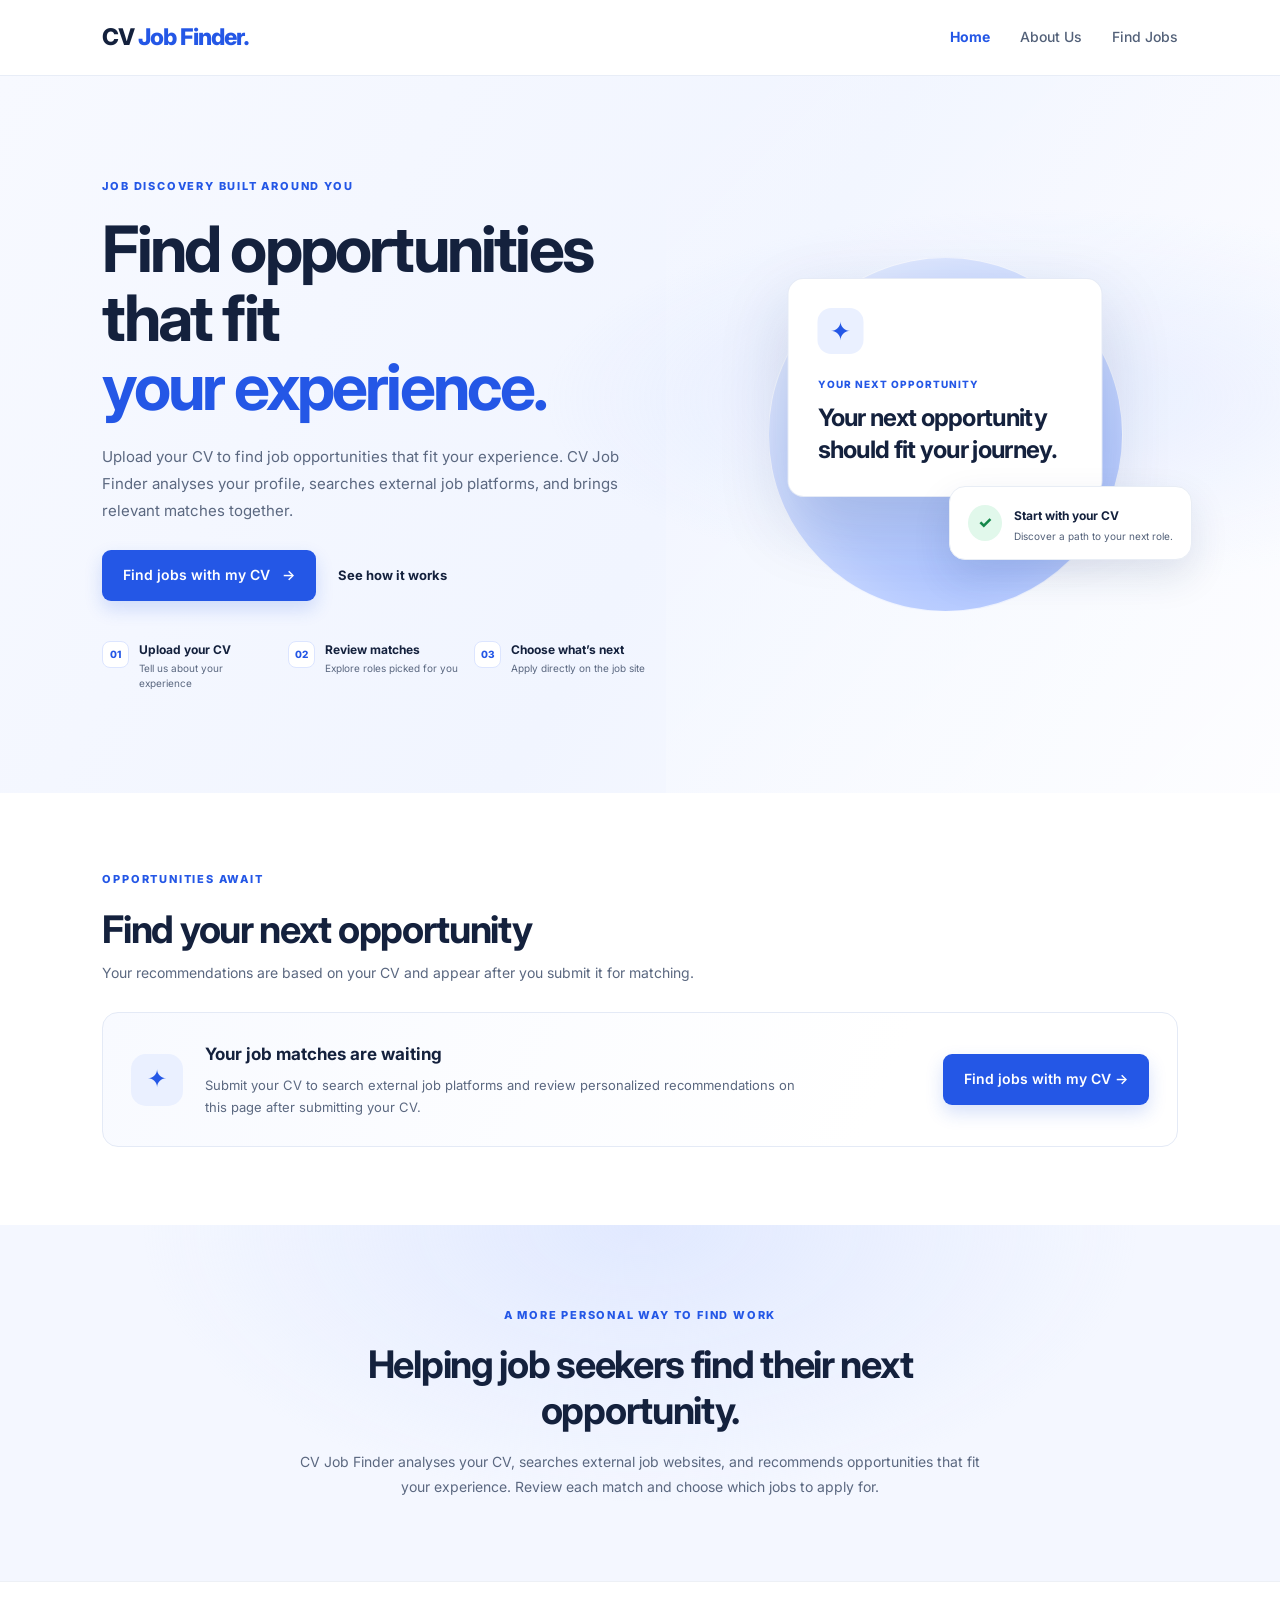
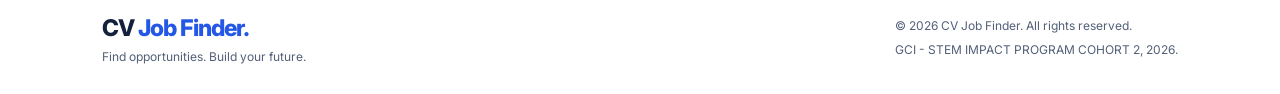
<file: index.html>
<!DOCTYPE html>
<html lang="en">
<head>
    <meta charset="UTF-8">
    <meta name="viewport" content="width=device-width, initial-scale=1.0">

    <meta name="description" content="Use your CV to discover job opportunities that fit your experience with CV Job Finder.">

    <meta name="theme-color" content="#2457e6">

    <title>CV Job Finder</title>

    <link rel="stylesheet" href="style.css">
</head>
<body class="home-page">

    <header class="header" id="pageHeader">
        <a href="index.html" class="logo">
            CV <span>Job Finder.</span>
        </a>

        <nav class="navigation" id="navigation" aria-label="Main navigation">
            <a href="#home">Home</a>
            <a href="about.html">About Us</a>
            <a href="#jobs">Find Jobs</a>
        </nav>

        <!-- <a href="#jobs" class="nav-button">Find a Job</a> -->

        <button
            type="button"
            class="menu-toggle"
            id="menuToggle"
            aria-label="Open navigation menu"
            aria-controls="navigation"
            aria-expanded="false">
            ☰
        </button>
    </header>

    <main>
        <!-- HERO SECTION -->
        <section class="hero" id="home">
            <div class="hero-content">
                <p class="eyebrow">JOB DISCOVERY BUILT AROUND YOU</p>

                <h1>
                    Find opportunities that fit
                    <span>your experience.</span>
                </h1>

                <p class="hero-description">
                    Upload your CV to find job opportunities that fit your
                    experience. CV Job Finder analyses your profile, searches
                    external job platforms, and brings relevant matches together.
                </p>

                <div class="hero-actions">
                    <a href="apply.html" class="primary-button">
                        Find jobs with my CV <span aria-hidden="true">→</span>
                    </a>
                    <a href="#jobs" class="hero-secondary-link">
                        See how it works
                    </a>
                </div>

                <div class="hero-stats">
                    <div>
                        <span class="stat-number">01</span>
                        <div>
                            <h3>Upload your CV</h3>
                            <p>Tell us about your experience</p>
                        </div>
                    </div>

                    <div>
                        <span class="stat-number">02</span>
                        <div>
                            <h3>Review matches</h3>
                            <p>Explore roles picked for you</p>
                        </div>
                    </div>

                    <div>
                        <span class="stat-number">03</span>
                        <div>
                            <h3>Choose what’s next</h3>
                            <p>Apply directly on the job site</p>
                        </div>
                    </div>
                </div>
            </div>

            <div class="hero-visual">
                <div class="visual-circle"></div>

                <div class="floating-card main-card">
                    <div class="card-icon" aria-hidden="true">✦</div>

                    <p class="small-label">
                        YOUR NEXT OPPORTUNITY
                    </p>

                    <h2>
                        Your next opportunity should fit your journey.
                    </h2>
                </div>

                <div class="floating-card mini-card">
                    <span class="check-icon" aria-hidden="true">✓</span>

                    <div>
                        <strong>Start with your CV</strong>
                        <p>Discover a path to your next role.</p>
                    </div>
                </div>
            </div>
        </section>

        <!-- JOB LISTINGS -->
        <section class="jobs-section" id="jobs">
            <div class="section-heading">
                <div>
                    <p class="eyebrow">OPPORTUNITIES AWAIT</p>

                    <h2>Find your next opportunity</h2>

                    <p>
                        Your recommendations are based on your CV and appear
                        after you submit it for matching.
                    </p>
                </div>

            </div>

            <div class="job-grid">
                <article class="job-empty-state">
                    <div class="empty-state-icon" aria-hidden="true">✦</div>
                    <div class="empty-state-copy">
                        <h3>Your job matches are waiting</h3>
                        <p>
                        Submit your CV to search external job platforms and
                        review personalized recommendations on this page after
                        submitting your CV.
                        </p>
                    </div>
                    <a href="apply.html" class="primary-button">
                        Find jobs with my CV →
                    </a>
                </article>
            </div>
        </section>

        <!-- ABOUT SECTION -->
        <section class="about-section" id="about">
            <p class="eyebrow">A MORE PERSONAL WAY TO FIND WORK</p>

            <h2>Helping job seekers find their next opportunity.</h2>

            <p>
                CV Job Finder analyses your CV, searches external job websites,
                and recommends opportunities that fit your experience. Review
                each match and choose which jobs to apply for.
            </p>
        </section>
    </main>

    <!-- FOOTER -->
    <footer class="footer">
        <div class="footer-brand">
            <a href="index.html" class="logo">
                CV <span>Job Finder.</span>
            </a>

            <p>Find opportunities. Build your future.</p>
        </div>

        <div class="footer-bottom">
            <p>
                © <span id="copyrightYear">2026</span>
                CV Job Finder. All rights reserved.
            </p>

            <p class="program-credit">
                GCI - STEM IMPACT PROGRAM COHORT 2, 2026.
            </p>
        </div>
    </footer> 

    <script src="script.js"></script>
</body>
</html>
</file>
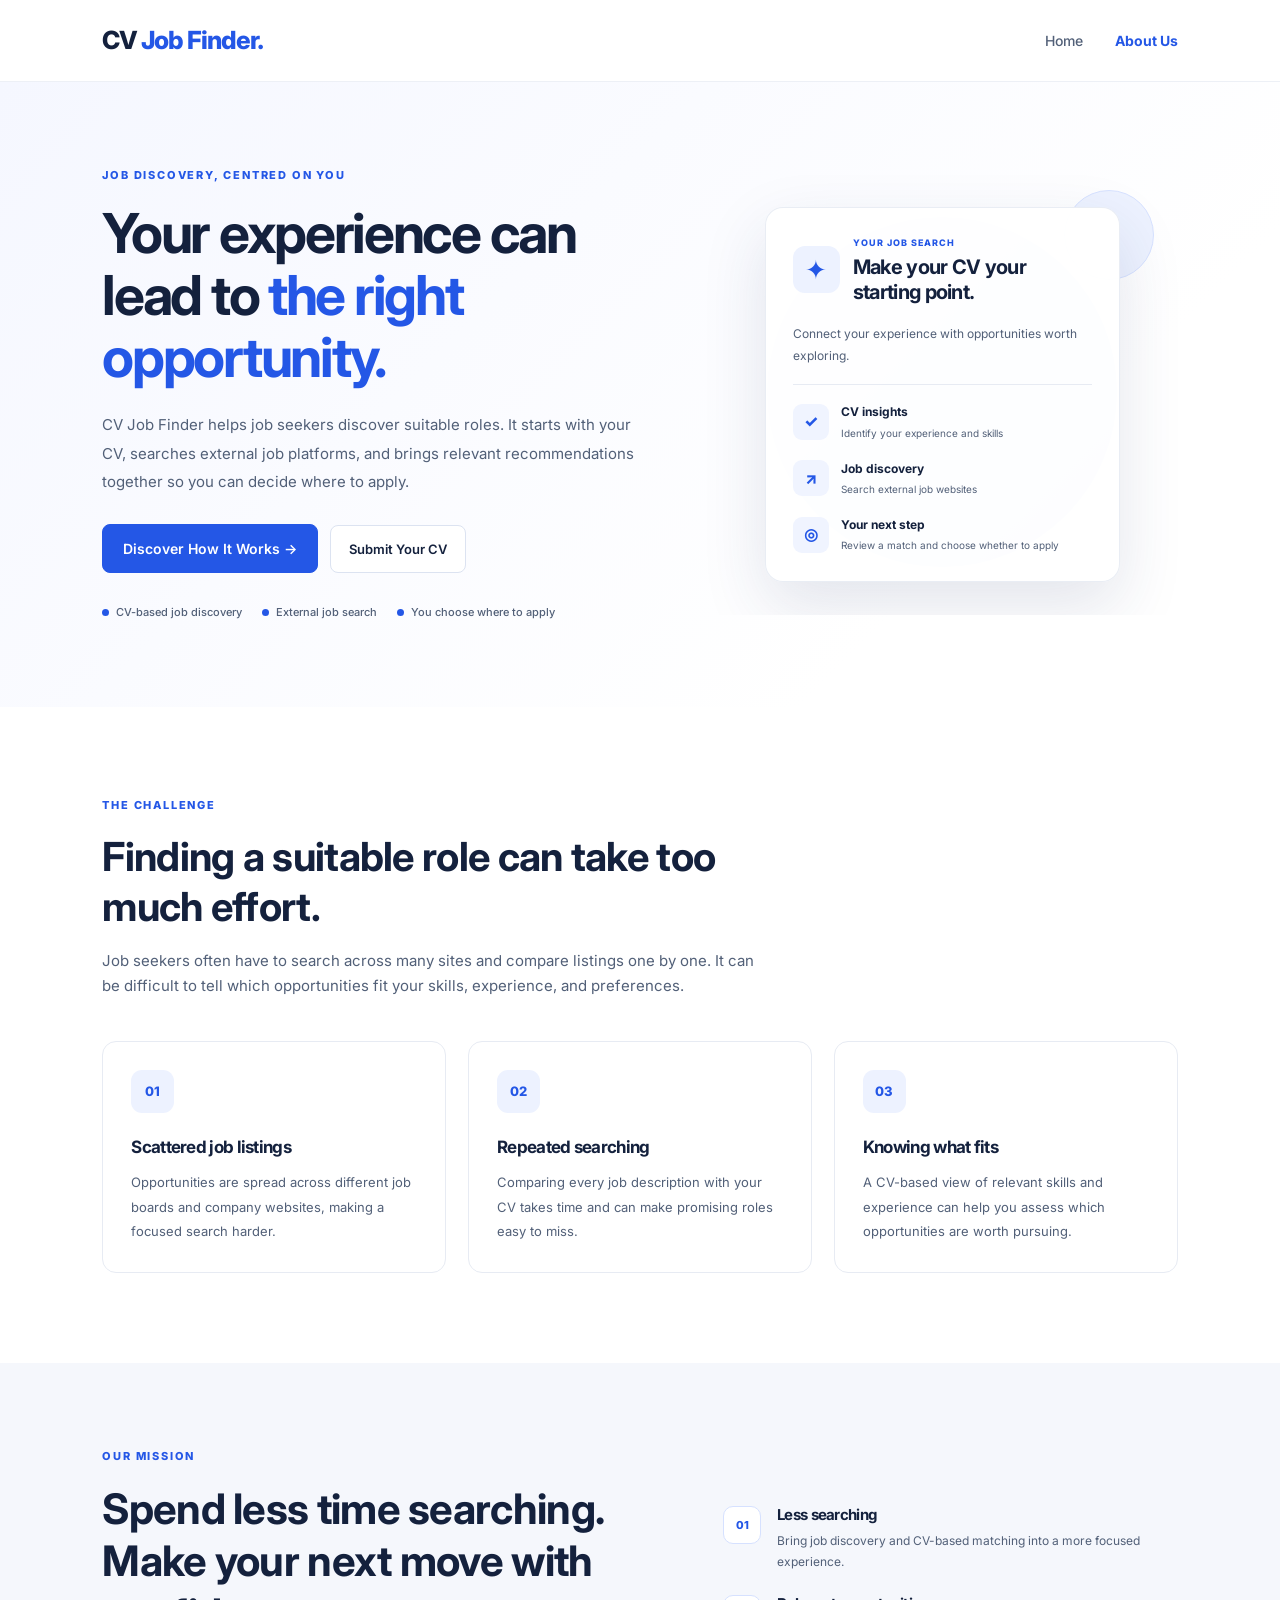
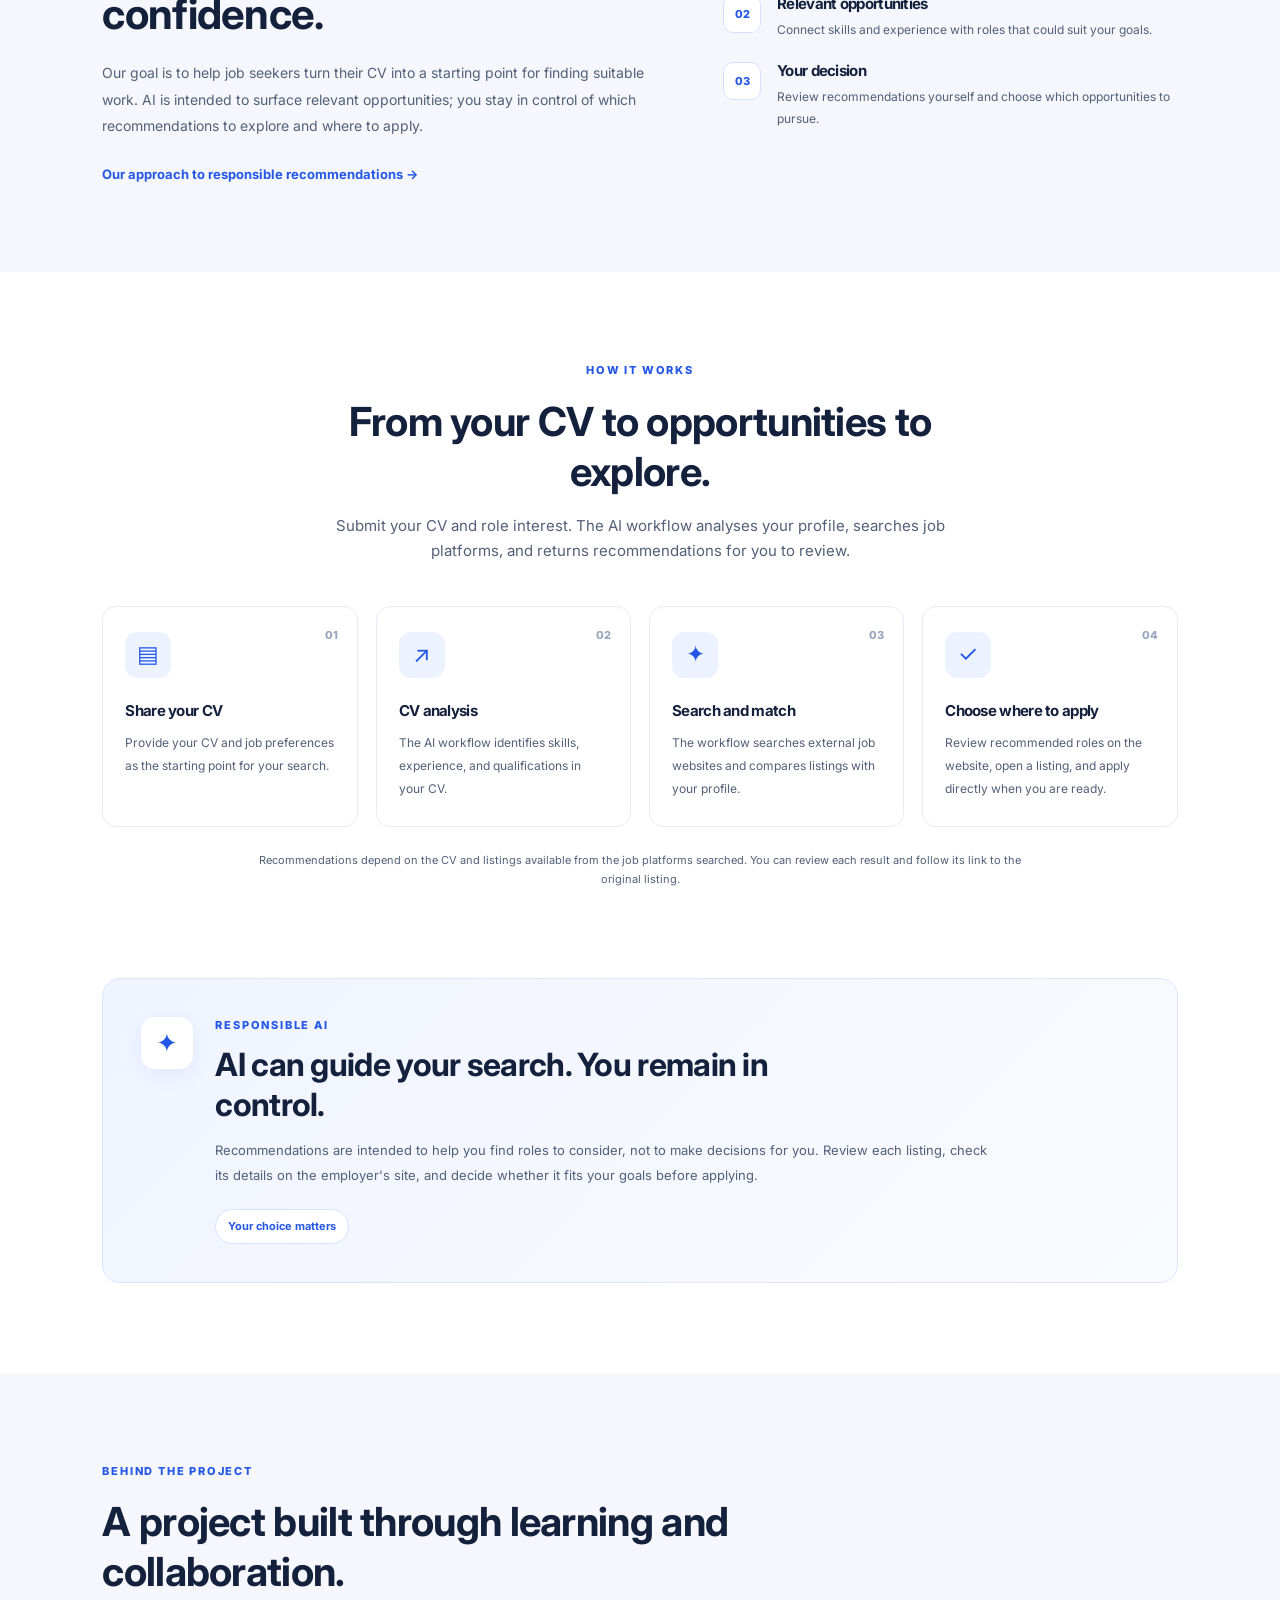
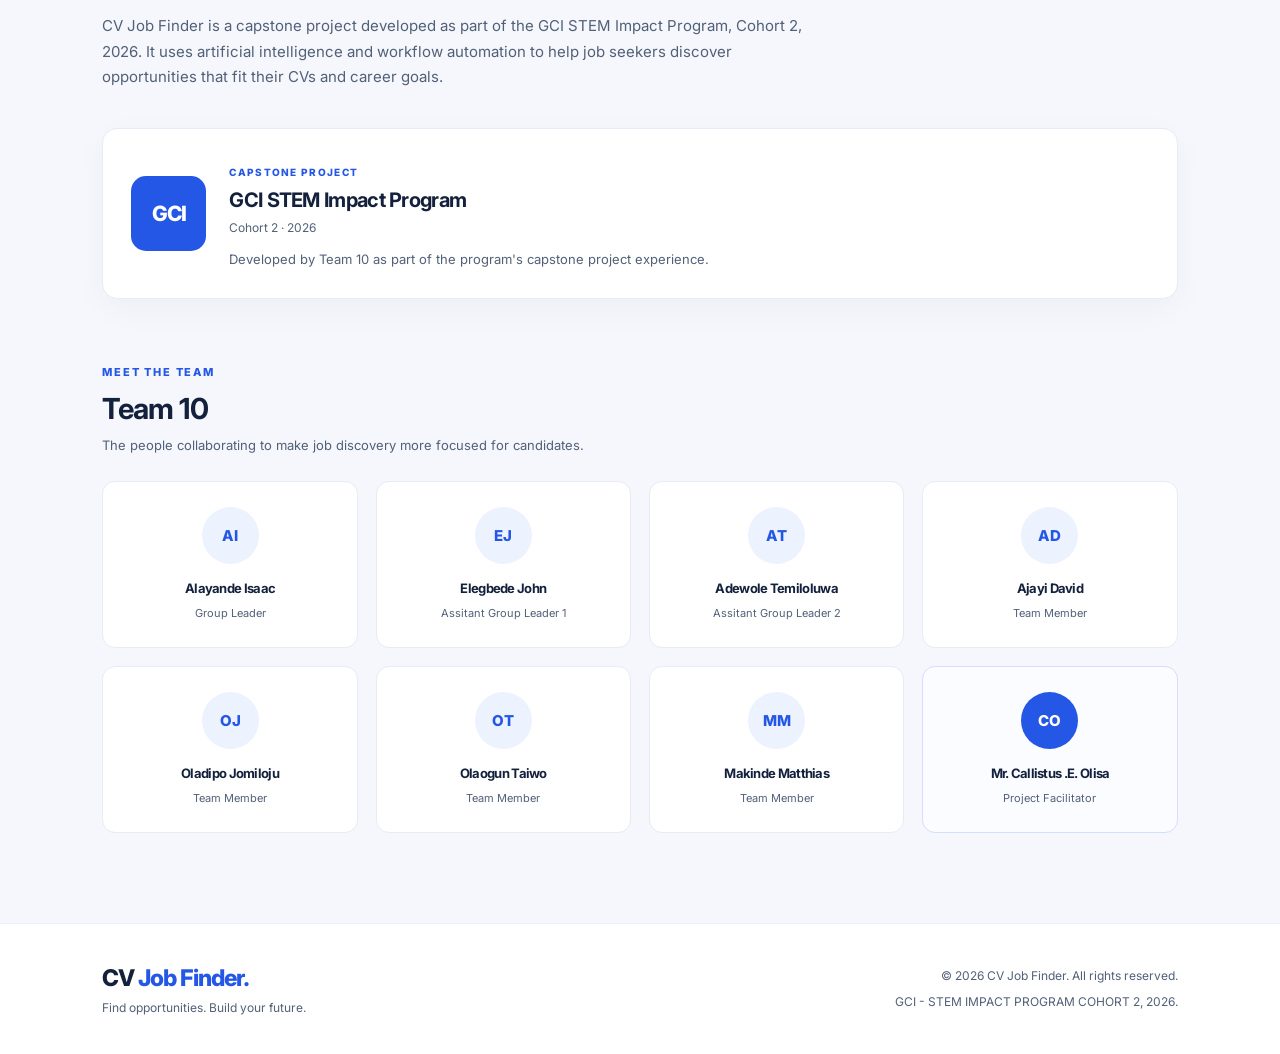
<file: about.html>
<!DOCTYPE html>
<html lang="en">
<head>
    <meta charset="UTF-8">
    <meta name="viewport" content="width=device-width, initial-scale=1.0">

    <meta name="description" content="Learn how CV Job Finder uses your CV to discover suitable job opportunities.">

    <meta name="theme-color" content="#2457e6">

    <title>About | CV Job Finder</title>

    <link rel="stylesheet" href="about.css">
</head>
<body>

    <!-- HEADER -->
    <header class="header" id="pageHeader">
        <a href="index.html" class="logo">
            CV <span>Job Finder.</span>
        </a>

        <nav class="navigation" id="navigation" aria-label="Main navigation">
            <a href="index.html">Home</a>
            <a href="about.html" class="active" aria-current="page">About Us</a>
        </nav>

        <!-- <a href="index.html#jobs" class="nav-button">Find a Job</a> -->

        <button
            type="button"
            class="menu-toggle"
            id="menuToggle"
            aria-label="Open navigation menu"
            aria-controls="navigation"
            aria-expanded="false">
            ☰
        </button>
    </header>

    <main>

        <!-- ABOUT HERO -->
        <section class="about-hero">
            <div class="hero-content">
                <p class="eyebrow">JOB DISCOVERY, CENTRED ON YOU</p>

                <h1>
                    Your experience can lead to
                    <span>the right opportunity.</span>
                </h1>

                <p class="hero-description">
                    CV Job Finder helps job seekers discover suitable roles.
                    It starts with your CV, searches external job platforms,
                    and brings relevant recommendations together so you can
                    decide where to apply.
                </p>

                <div class="hero-actions">
                    <a href="#how-it-works" class="primary-button">
                        Discover How It Works →
                    </a>

                    <a href="apply.html" class="secondary-button">
                        Submit Your CV
                    </a>
                </div>

                <div class="hero-points">
                    <span><i></i> CV-based job discovery</span>
                    <span><i></i> External job search</span>
                    <span><i></i> You choose where to apply</span>
                </div>
            </div>

            <!-- DECORATIVE JOB-SEEKER CARD -->
            <div class="hero-visual" aria-hidden="true">
                <div class="visual-orb orb-one"></div>
                <div class="visual-orb orb-two"></div>

                <div class="visual-card">
                    <div class="visual-card-top">
                        <div class="visual-icon">✦</div>

                        <div>
                            <span class="visual-label">YOUR JOB SEARCH</span>
                            <h2>Make your CV your starting point.</h2>
                        </div>
                    </div>

                    <p class="visual-description">
                        Connect your experience with opportunities worth exploring.
                    </p>

                    <div class="insight-row">
                        <span class="insight-icon">✓</span>
                        <div>
                            <strong>CV insights</strong>
                            <small>Identify your experience and skills</small>
                        </div>
                    </div>

                    <div class="insight-row">
                        <span class="insight-icon">↗</span>
                        <div>
                            <strong>Job discovery</strong>
                            <small>Search external job websites</small>
                        </div>
                    </div>

                    <div class="insight-row">
                        <span class="insight-icon">◎</span>
                        <div>
                            <strong>Your next step</strong>
                            <small>Review a match and choose whether to apply</small>
                        </div>
                    </div>
                </div>
            </div>
        </section>

        <!-- THE CHALLENGE -->
        <section class="challenge-section section-padding">
            <div class="section-intro">
                <p class="eyebrow">THE CHALLENGE</p>

                <h2>Finding a suitable role can take too much effort.</h2>

                <p>
                    Job seekers often have to search across many sites and
                    compare listings one by one. It can be difficult to tell
                    which opportunities fit your skills, experience, and
                    preferences.
                </p>
            </div>

            <div class="challenge-grid">
                <article class="challenge-card">
                    <div class="feature-icon">01</div>

                    <h3>Scattered job listings</h3>

                    <p>
                        Opportunities are spread across different job boards
                        and company websites, making a focused search harder.
                    </p>
                </article>

                <article class="challenge-card">
                    <div class="feature-icon">02</div>

                    <h3>Repeated searching</h3>

                    <p>
                        Comparing every job description with your CV takes
                        time and can make promising roles easy to miss.
                    </p>
                </article>

                <article class="challenge-card">
                    <div class="feature-icon">03</div>

                    <h3>Knowing what fits</h3>

                    <p>
                        A CV-based view of relevant skills and experience can
                        help you assess which opportunities are worth pursuing.
                    </p>
                </article>
            </div>
        </section>

        <!-- MISSION -->
        <section class="mission-section">
            <div class="mission-content">
                <p class="eyebrow">OUR MISSION</p>

                <h2>
                    Spend less time searching.
                    Make your next move with confidence.
                </h2>

                <p>
                    Our goal is to help job seekers turn their CV into a
                    starting point for finding suitable work. AI is intended
                    to surface relevant opportunities; you stay in control
                    of which recommendations to explore and where to apply.
                </p>

                <a href="#responsible-ai" class="mission-link">
                    Our approach to responsible recommendations →
                </a>
            </div>

            <div class="mission-points">
                <div class="mission-point">
                    <span class="point-number">01</span>
                    <div>
                        <h3>Less searching</h3>
                        <p>
                            Bring job discovery and CV-based matching into a
                            more focused experience.
                        </p>
                    </div>
                </div>

                <div class="mission-point">
                    <span class="point-number">02</span>
                    <div>
                        <h3>Relevant opportunities</h3>
                        <p>
                            Connect skills and experience with roles that
                            could suit your goals.
                        </p>
                    </div>
                </div>

                <div class="mission-point">
                    <span class="point-number">03</span>
                    <div>
                        <h3>Your decision</h3>
                        <p>
                            Review recommendations yourself and choose which
                            opportunities to pursue.
                        </p>
                    </div>
                </div>
            </div>
        </section>

        <!-- HOW IT WORKS -->
        <section class="workflow-section section-padding" id="how-it-works">
            <div class="section-intro centered-intro">
                <p class="eyebrow">HOW IT WORKS</p>

                <h2>From your CV to opportunities to explore.</h2>

                <p>
                    Submit your CV and role interest. The AI workflow analyses
                    your profile, searches job platforms, and returns
                    recommendations for you to review.
                </p>
            </div>

            <div class="workflow-grid">
                <article class="workflow-card">
                    <span class="step-number">01</span>

                    <div class="workflow-icon">▤</div>

                    <h3>Share your CV</h3>

                    <p>
                        Provide your CV and job preferences as the starting
                        point for your search.
                    </p>
                </article>

                <article class="workflow-card">
                    <span class="step-number">02</span>

                    <div class="workflow-icon">↗</div>

                    <h3>CV analysis</h3>

                    <p>
                        The AI workflow identifies skills, experience, and
                        qualifications in your CV.
                    </p>
                </article>

                <article class="workflow-card">
                    <span class="step-number">03</span>

                    <div class="workflow-icon">✦</div>

                    <h3>Search and match</h3>

                    <p>
                        The workflow searches external job websites and
                        compares listings with your profile.
                    </p>
                </article>

                <article class="workflow-card">
                    <span class="step-number">04</span>

                    <div class="workflow-icon">✓</div>

                    <h3>Choose where to apply</h3>

                    <p>
                        Review recommended roles on the website, open a
                        listing, and apply directly when you are ready.
                    </p>
                </article>
            </div>

            <p class="workflow-note">
                Recommendations depend on the CV and listings available from
                the job platforms searched. You can review each result and
                follow its link to the original listing.
            </p>
        </section>

        <!-- RESPONSIBLE AI -->
        <section class="responsible-section" id="responsible-ai">
            <div class="responsible-icon" aria-hidden="true">✦</div>

            <div class="responsible-content">
                <p class="eyebrow">RESPONSIBLE AI</p>

                <h2>AI can guide your search. You remain in control.</h2>

                <p>
                    Recommendations are intended to help you find roles to
                    consider, not to make decisions for you. Review each
                    listing, check its details on the employer's site, and
                    decide whether it fits your goals before applying.
                </p>
            </div>

            <div class="responsible-tag">
                Your choice matters
            </div>
        </section>

        <!-- PROJECT AND TEAM ACKNOWLEDGEMENT -->
        <section class="project-section section-padding" id="project-team">
            <div class="project-intro">
                <p class="eyebrow">BEHIND THE PROJECT</p>

                <h2>A project built through learning and collaboration.</h2>

                <p>
                    CV Job Finder is a capstone project developed as part of
                    the GCI STEM Impact Program, Cohort 2, 2026. It uses
                    artificial intelligence and workflow automation to help
                    job seekers discover opportunities that fit their CVs
                    and career goals.
                </p>
            </div>

            <div class="program-card">
                <div class="program-mark">GCI</div>

                <div>
                    <span class="program-label">CAPSTONE PROJECT</span>

                    <h3>GCI STEM Impact Program</h3>

                    <p>
                        Cohort 2 · 2026
                    </p>

                    <p class="program-description">
                        Developed by Team 10 as part of the program's
                        capstone project experience.
                    </p>
                </div>
            </div>

            <div class="team-heading">
                <div>
                    <p class="eyebrow">MEET THE TEAM</p>

                    <h3>Team 10</h3>

                    <p>
                        The people collaborating to make job discovery more
                        focused for candidates.
                    </p>
                </div>
            </div>

            <!-- Replace the sample names before publishing -->
            <div class="team-grid">
                <article class="team-card">
                    <div class="team-avatar" aria-hidden="true">AI</div>
                    <h4>Alayande Isaac</h4>
                    <p>Group Leader</p>
                </article>

                <article class="team-card">
                    <div class="team-avatar" aria-hidden="true">EJ</div>
                    <h4>Elegbede John</h4>
                    <p>Assitant Group Leader 1</p>
                </article>

                <article class="team-card">
                    <div class="team-avatar" aria-hidden="true">AT</div>
                    <h4>Adewole Temiloluwa</h4>
                    <p>Assitant Group Leader 2</p>
                </article>

                <article class="team-card">
                    <div class="team-avatar" aria-hidden="true">AD</div>
                    <h4>Ajayi David</h4>
                    <p>Team Member</p>
                </article>

                <article class="team-card">
                    <div class="team-avatar" aria-hidden="true">OJ</div>
                    <h4>Oladipo Jomiloju</h4>
                    <p>Team Member</p>
                </article>

                <article class="team-card">
                    <div class="team-avatar" aria-hidden="true">OT</div>
                    <h4>Olaogun Taiwo</h4>
                    <p>Team Member</p>
                </article>

                <article class="team-card">
                    <div class="team-avatar" aria-hidden="true">MM</div>
                    <h4>Makinde Matthias</h4>
                    <p>Team Member</p>
                </article>

                <article class="team-card facilitator-card">
                    <div class="team-avatar" aria-hidden="true">CO</div>
                    <h4>Mr. Callistus .E. Olisa</h4>
                    <p>Project Facilitator</p>
                </article>
            </div>
        </section>

    </main>

    <!-- FOOTER -->
    <footer class="footer">
        <div class="footer-brand">
            <a href="index.html" class="logo">
                CV <span>Job Finder.</span>
            </a>

            <p>Find opportunities. Build your future.</p>
        </div>

        <div class="footer-bottom">
            <p>
                © <span id="copyrightYear">2026</span>
                CV Job Finder. All rights reserved.
            </p>

            <p class="program-credit">
                GCI - STEM IMPACT PROGRAM COHORT 2, 2026.
            </p>
        </div>
    </footer>

    <!-- PAGE INTERACTIONS -->
    <script src="script.js"></script>

</body>
</html>
</file>
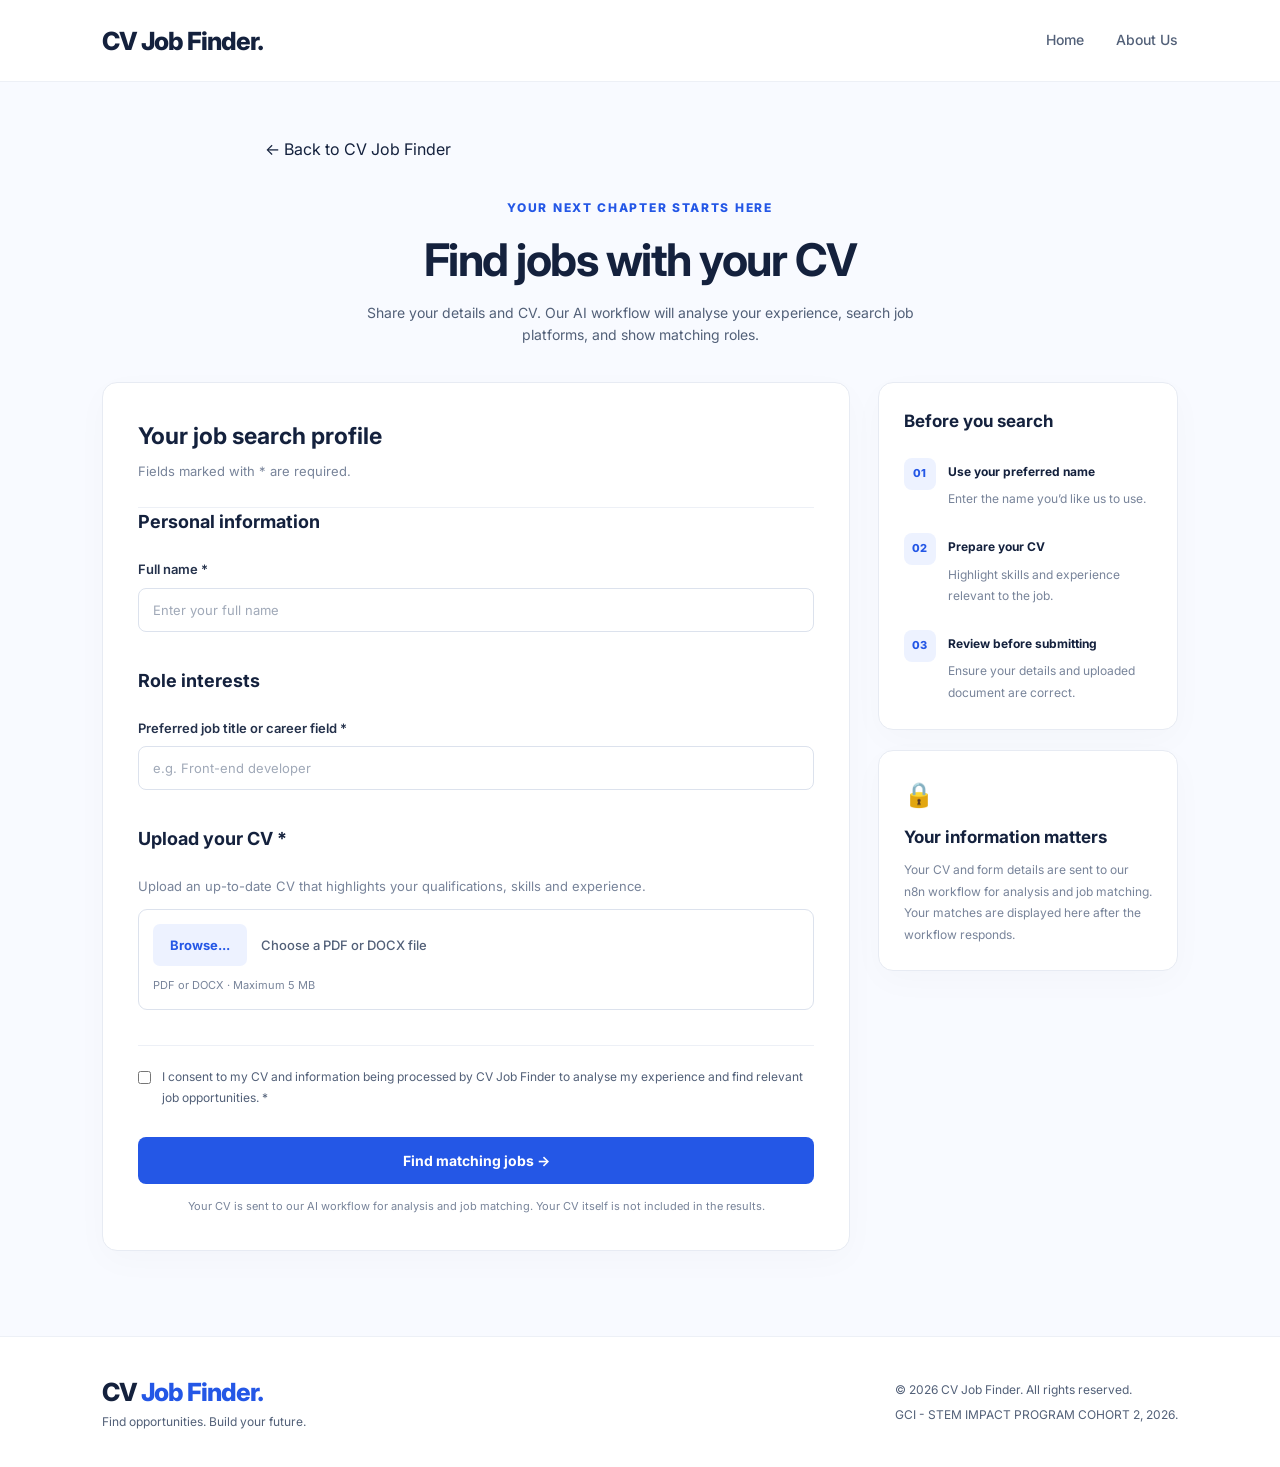
<file: apply.html>
<!DOCTYPE html>
<html lang="en">
<head>
    <meta charset="UTF-8">
    <meta name="viewport" content="width=device-width, initial-scale=1.0">

    <title>Find Jobs with Your CV | CV Job Finder</title>

    <link rel="stylesheet" href="style.css">
    <link rel="stylesheet" href="apply.css">
</head>
<body>

    <header class="header">
        <a href="index.html" class="logo">
            CV Job Finder.
        </a>

        <nav class="navigation" id="navigation">
            <a href="index.html#home">Home</a>
            <a href="index.html#about">About Us</a>
        </nav>

        <button class="menu-toggle" id="menuToggle"
                type="button"
                aria-label="Open navigation menu"
                aria-expanded="false"
                aria-controls="navigation">☰</button>
    </header>

    <main class="application-page">

        <div class="application-intro">
            <a href="index.html#jobs" class="back-link">
                ← Back to CV Job Finder
            </a>

            <p class="eyebrow">YOUR NEXT CHAPTER STARTS HERE</p>
            <h1>Find jobs with your CV</h1>

            <p>
                Share your details and CV. Our AI workflow will analyse your
                experience, search job platforms, and show matching roles.
            </p>
        </div>

        <div class="application-layout">

            <section class="application-form-card" id="formCard">

                <div class="form-heading">
                    <h2>Your job search profile</h2>
                    <p>Fields marked with * are required.</p>
                </div>

                <form id="applicationForm" enctype="multipart/form-data" novalidate>

                    <div class="form-section">
                        <h3>Personal information</h3>

                        <div class="form-group">
                            <label for="fullName">Full name *</label>
                            <input type="text" id="fullName" name="fullName"
                                   placeholder="Enter your full name"
                                   autocomplete="name" required
                                   aria-describedby="fullNameError">
                            <p id="fullNameError" class="field-error"
                               role="alert"></p>
                        </div>

                    </div>

                    <div class="form-section">
                        <h3>Role interests</h3>

                        <div class="form-group">
                            <label for="preferredJobTitle">
                                Preferred job title or career field *
                            </label>
                            <input type="text" id="preferredJobTitle"
                                   name="preferredJobTitle"
                                   placeholder="e.g. Front-end developer"
                                   required
                                   aria-describedby="preferredJobTitleError">
                            <p id="preferredJobTitleError" class="field-error"
                               role="alert"></p>
                        </div>

                    </div>

                    <div class="form-section">
                        <h3>Upload your CV *</h3>

                        <p class="section-description">
                            Upload an up-to-date CV that highlights your
                            qualifications, skills and experience.
                        </p>

                        <input type="file" id="cvFile" name="cvFile"
                               accept=".pdf,.docx"
                               required
                               aria-describedby="fileError uploadFormats">

                        <label for="cvFile" class="upload-box" id="uploadBox">
                            <span class="upload-main-row">
                                <span class="upload-browse">Browse...</span>
                                <strong id="uploadTitle">Choose a PDF or DOCX file</strong>
                            </span>
                            <span id="uploadDescription" class="upload-description"
                                  hidden></span>
                            <span class="upload-formats" id="uploadFormats">
                                PDF or DOCX · Maximum 5 MB
                            </span>
                        </label>

                        <p id="fileError" class="file-error"
                           role="alert"></p>
                    </div>

                    <div class="consent-section">
                        <label class="consent-label">
                            <input type="checkbox" id="privacyConsent"
                                   name="privacyConsent" required
                                   aria-describedby="consentError">

                            <span>
                                I consent to my CV and information being
                                processed by CV Job Finder to analyse my
                                experience and find relevant job opportunities. *
                            </span>
                        </label>
                        <p id="consentError" class="field-error"
                           role="alert"></p>
                    </div>

                    <button type="submit" class="submit-application"
                            id="submitButton">
                        Find matching jobs →
                    </button>

                    <p class="form-disclaimer">
                        Your CV is sent to our AI workflow for analysis and
                        job matching. Your CV itself is not included in the
                        results.
                    </p>
                    <p id="formStatus" class="form-status" role="status"
                       aria-live="polite" hidden></p>

                </form>
            </section>

            <aside class="application-sidebar">

                <div class="sidebar-card">
                    <h3>Before you search</h3>

                    <div class="tip-item">
                        <span class="tip-number">01</span>
                        <div>
                            <strong>Use your preferred name</strong>
                            <p>Enter the name you’d like us to use.</p>
                        </div>
                    </div>

                    <div class="tip-item">
                        <span class="tip-number">02</span>
                        <div>
                            <strong>Prepare your CV</strong>
                            <p>Highlight skills and experience relevant to the job.</p>
                        </div>
                    </div>

                    <div class="tip-item">
                        <span class="tip-number">03</span>
                        <div>
                            <strong>Review before submitting</strong>
                            <p>Ensure your details and uploaded document are correct.</p>
                        </div>
                    </div>
                </div>

                <div class="privacy-card">
                    <span class="privacy-icon">🔒</span>
                    <h3>Your information matters</h3>
                    <p>
                        Your CV and form details are sent to our n8n workflow
                        for analysis and job matching. Your matches are
                        displayed here after the workflow responds.
                    </p>
                </div>

            </aside>

        </div>

        <section class="application-results" id="resultsContainer"
                 aria-labelledby="resultsHeading" hidden>
            <div class="results-heading">
                <div>
                    <p class="eyebrow">OPPORTUNITIES FOR YOU</p>
                    <h2 id="resultsHeading">Your job matches</h2>
                    <p id="resultsSummary" class="results-summary"
                       role="status" aria-live="polite"></p>
                </div>
                <span id="jobCount" class="job-count"></span>
            </div>
            <div id="jobMatchesList" class="job-matches-list"></div>
            <p id="noJobMatches" class="no-job-matches" hidden>
                No matching jobs were found this time. You can update your CV
                or role interests and search again.
            </p>
        </section>

    </main>

    <!-- FOOTER -->
    <footer class="footer">
        <div class="footer-brand">
            <a href="index.html" class="logo">
                CV <span>Job Finder.</span>
            </a>

            <p>Find opportunities. Build your future.</p>
        </div>

        <div class="footer-bottom">
            <p>
                © <span id="copyrightYear">2026</span>
                CV Job Finder. All rights reserved.
            </p>

            <p class="program-credit">
                GCI - STEM IMPACT PROGRAM COHORT 2, 2026.
            </p>
        </div>
    </footer> 

    <script src="script.js"></script>

</body>
</html>
</file>
<file: style.css>
@import url('https://fonts.googleapis.com/css2?family=Inter:wght@400;500;600;700;800&display=swap');

:root {
    --primary: #2457e6;
    --dark: #14213d;
    --text: #526078;
    --light: #f5f7fc;
    --white: #ffffff;
}

* {
    margin: 0;
    padding: 0;
    box-sizing: border-box;
}

html {
    scroll-behavior: smooth;
}

body {
    font-family: 'Inter', sans-serif;
    color: var(--dark);
    background: var(--white);
    line-height: 1.6;
}

a {
    text-decoration: none;
    color: inherit;
}

.header {
    min-height: 82px;
    padding: 18px 8%;
    display: flex;
    align-items: center;
    justify-content: space-between;
    background: var(--white);
    border-bottom: 1px solid #edf0f6;
    position: sticky;
    top: 0;
    z-index: 10;
}

.logo {
    font-size: 25px;
    font-weight: 800;
    letter-spacing: -1px;
}

.logo span {
    color: var(--primary);
}

.navigation {
    display: flex;
    gap: 32px;
}

.navigation a {
    color: var(--text);
    font-size: 14px;
    font-weight: 500;
}

.navigation a:hover {
    color: var(--primary);
}

.nav-button,
.primary-button {
    display: inline-block;
    background: var(--primary);
    color: white;
    padding: 12px 20px;
    border-radius: 8px;
    font-size: 14px;
    font-weight: 600;
}

.nav-button:hover,
.primary-button:hover {
    background: #1945c4;
}

.menu-toggle {
    display: none;
    border: 0;
    background: transparent;
    font-size: 27px;
    cursor: pointer;
}

.hero {
    padding: 90px 8%;
    display: grid;
    grid-template-columns: 1.1fr 0.9fr;
    align-items: center;
    gap: 55px;
    background: linear-gradient(135deg, #f5f7ff, #ffffff);
    overflow: hidden;
}

.eyebrow {
    color: var(--primary);
    font-size: 12px;
    font-weight: 800;
    letter-spacing: 1.7px;
    margin-bottom: 16px;
}

.hero h1 {
    font-size: clamp(38px, 4.5vw, 60px);
    line-height: 1.13;
    letter-spacing: -2px;
    max-width: 650px;
}

.hero h1 span {
    color: var(--primary);
}

.hero-description {
    color: var(--text);
    max-width: 520px;
    margin: 24px 0 30px;
    font-size: 16px;
}

.hero-stats {
    display: flex;
    gap: 35px;
    margin-top: 45px;
}

.hero-stats h3 {
    font-size: 17px;
}

.hero-stats p {
    font-size: 12px;
    color: var(--text);
}

.hero-visual {
    position: relative;
    min-height: 380px;
    display: flex;
    justify-content: center;
    align-items: center;
}

.visual-circle {
    width: 330px;
    height: 330px;
    border-radius: 50%;
    background: linear-gradient(135deg, #dce6ff, #a9c0ff);
}

.floating-card {
    position: absolute;
    background: white;
    border-radius: 16px;
    box-shadow: 0 20px 60px #243b701a;
}

.main-card {
    width: 290px;
    padding: 30px;
    top: 55px;
    left: 50%;
    transform: translateX(-50%);
}

.card-icon {
    width: 45px;
    height: 45px;
    background: #eaf0ff;
    color: var(--primary);
    border-radius: 12px;
    display: grid;
    place-items: center;
    font-size: 25px;
    margin-bottom: 22px;
}

.small-label {
    color: var(--primary);
    font-size: 10px;
    font-weight: 800;
    letter-spacing: 1px;
    margin-bottom: 10px;
}

.main-card h2 {
    font-size: 23px;
    line-height: 1.35;
}

.main-card > p:last-child {
    color: var(--text);
    font-size: 12px;
    margin-top: 12px;
}

.mini-card {
    display: flex;
    align-items: center;
    gap: 12px;
    padding: 15px 18px;
    right: -10px;
    bottom: 30px;
}

.check-icon {
    background: #e1f8eb;
    color: #138749;
    border-radius: 50%;
    padding: 5px 10px;
    font-weight: 800;
}

.mini-card strong {
    font-size: 12px;
}

.mini-card p {
    color: var(--text);
    font-size: 10px;
}

.jobs-section {
    padding: 85px 8%;
}

.section-heading {
    display: flex;
    justify-content: space-between;
    align-items: center;
    gap: 20px;
    margin-bottom: 35px;
}

.section-heading h2,
.about-section h2 {
    font-size: 32px;
    letter-spacing: -1px;
}

.section-heading p:not(.eyebrow) {
    color: var(--text);
    margin-top: 8px;
}

.job-count {
    color: var(--primary);
    background: #edf2ff;
    padding: 9px 14px;
    border-radius: 20px;
    font-size: 12px;
    white-space: nowrap;
}

.job-grid {
    display: grid;
    grid-template-columns: repeat(3, 1fr);
    gap: 22px;
}

.job-empty-state {
    grid-column: 1 / -1;
    padding: 38px 25px;
    border: 1px solid #e7ebf3;
    border-radius: 14px;
    background: #ffffff;
    text-align: center;
}

.job-empty-state h3 {
    color: var(--dark);
    font-size: 19px;
}

.job-empty-state p {
    max-width: 520px;
    margin: 10px auto 0;
    color: var(--text);
    font-size: 13px;
}

.job-card {
    border: 1px solid #e7ebf3;
    border-radius: 14px;
    padding: 25px;
    transition: 0.25s ease;
}

.job-card:hover {
    transform: translateY(-5px);
    box-shadow: 0 15px 35px #14213d0d;
    border-color: #c5d3ff;
}

.job-category {
    display: inline-block;
    padding: 6px 10px;
    border-radius: 5px;
    background: #edf2ff;
    color: var(--primary);
    font-size: 11px;
    font-weight: 700;
}

.job-card h3 {
    margin: 20px 0 10px;
    font-size: 19px;
}

.job-card > p {
    color: var(--text);
    font-size: 13px;
    min-height: 65px;
}

.job-meta {
    display: flex;
    flex-wrap: wrap;
    gap: 8px;
    margin: 20px 0;
}

.job-meta span {
    background: var(--light);
    padding: 5px 8px;
    border-radius: 5px;
    font-size: 10px;
    color: var(--text);
}

.job-link {
    display: inline-block;
    color: var(--primary);
    font-size: 13px;
    font-weight: 700;
    margin-top: 8px;
}

.demo-note {
    margin-top: 20px;
    font-size: 12px;
    color: var(--text);
}

.about-section {
    padding: 75px 8%;
    background: var(--light);
    text-align: center;
}

.about-section h2 {
    max-width: 600px;
    margin: 0 auto 15px;
}

.about-section > p:last-child {
    max-width: 650px;
    margin: auto;
    color: var(--text);
}

.footer {
    padding: 35px 8%;
    display: flex;
    justify-content: space-between;
    align-items: center;
    gap: 20px;
    flex-wrap: wrap;
    border-top: 1px solid #edf0f6;
}

.footer p {
    color: var(--text);
    font-size: 12px;
}

@media (max-width: 900px) {
    .hero {
        grid-template-columns: 1fr;
        padding-top: 65px;
    }

    .hero-visual {
        min-height: 350px;
    }

    .job-grid {
        grid-template-columns: repeat(2, 1fr);
    }

    .mini-card {
        right: 5%;
    }
}

@media (max-width: 600px) {
    .header {
        padding: 16px 5%;
    }

    .nav-button {
        display: none;
    }

    .menu-toggle {
        display: block;
    }

    .navigation {
        display: none;
        position: absolute;
        top: 80px;
        left: 0;
        width: 100%;
        padding: 20px 5%;
        background: white;
        flex-direction: column;
        gap: 18px;
        border-bottom: 1px solid #edf0f6;
    }

    .navigation.active {
        display: flex;
    }

    .hero {
        padding: 55px 6%;
        gap: 25px;
    }

    .hero h1 {
        letter-spacing: -1px;
    }

    .hero-stats {
        gap: 18px;
        flex-wrap: wrap;
    }

    .hero-visual {
        min-height: 320px;
    }

    .visual-circle {
        width: 260px;
        height: 260px;
    }

    .main-card {
        width: 260px;
        padding: 23px;
    }

    .mini-card {
        right: 0;
        bottom: 5px;
    }

    .jobs-section {
        padding: 60px 6%;
    }

    .section-heading {
        align-items: flex-start;
        flex-direction: column;
    }

    .section-heading h2,
    .about-section h2 {
        font-size: 27px;
    }

    .job-grid {
        grid-template-columns: 1fr;
    }

    .job-card > p {
        min-height: auto;
    }

    .about-section {
        padding: 60px 6%;
    }

    .footer {
        padding: 30px 6%;
        flex-direction: column;
        align-items: flex-start;
    }
}


/* ==========================================
   HOMEPAGE RESPONSIVENESS IMPROVEMENTS
   Keep the existing styles above this section.
========================================== */

/* Prevent long content from forcing horizontal scrolling */
html,
body {
    max-width: 100%;
    overflow-x: clip;
}

.hero-content,
.hero-visual,
.jobs-section,
.about-section,
.job-card {
    min-width: 0;
}

/* Keep the footer organized without changing its design */
.footer-brand,
.footer-bottom {
    min-width: 0;
}

.footer-bottom {
    display: flex;
    flex-direction: column;
    gap: 5px;
}

.program-credit {
    overflow-wrap: anywhere;
}

/* Tablets and smaller laptops */
@media (max-width: 900px) {
    .header {
        gap: 18px;
    }

    .logo {
        font-size: clamp(19px, 2.5vw, 25px);
    }

    .hero {
        grid-template-columns: minmax(0, 1fr);
    }

    .hero-content {
        width: 100%;
    }

    .hero-visual {
        width: 100%;
        max-width: 500px;
        margin: 0 auto;
    }

    .job-grid {
        grid-template-columns: repeat(2, minmax(0, 1fr));
    }
}

/* Mobile phones */
@media (max-width: 600px) {
    .header {
        min-height: 76px;
        padding: 14px 5%;
        gap: 10px;
    }

    .header .logo {
        font-size: clamp(17px, 4.5vw, 22px);
        letter-spacing: -0.7px;
        max-width: calc(100% - 45px);
        overflow-wrap: anywhere;
    }

    .menu-toggle {
        flex-shrink: 0;
        padding: 5px;
        line-height: 1;
    }

    .navigation {
        top: 100%;
        z-index: 20;
        box-shadow: 0 12px 20px #14213d0d;
    }

    .navigation a {
        display: block;
        padding: 5px 0;
    }

    .hero {
        padding: 48px 6%;
        gap: 20px;
    }

    .hero h1 {
        font-size: clamp(34px, 9vw, 46px);
        overflow-wrap: anywhere;
    }

    .hero-description {
        font-size: 15px;
    }

    .hero-stats {
        display: grid;
        grid-template-columns: repeat(2, minmax(0, 1fr));
        gap: 18px;
    }

    .hero-visual {
        min-height: 300px;
        overflow: hidden;
    }

    .visual-circle {
        width: min(250px, 75vw);
        height: min(250px, 75vw);
    }

    .main-card {
        width: min(260px, 82%);
        padding: 20px;
    }

    .main-card h2 {
        font-size: 21px;
    }

    .mini-card {
        right: 0;
        bottom: 0;
        max-width: 85%;
        padding: 12px;
    }

    .jobs-section {
        padding: 55px 6%;
    }

    .section-heading h2,
    .about-section h2 {
        font-size: clamp(25px, 7vw, 30px);
    }

    .job-grid {
        grid-template-columns: minmax(0, 1fr);
    }

    .job-card {
        padding: 22px;
    }

    .about-section {
        padding: 55px 6%;
    }

    .footer {
        padding: 28px 6%;
        gap: 15px;
    }

    .footer-brand,
    .footer-bottom {
        width: 100%;
    }

    .footer .logo {
        display: inline-block;
        font-size: 22px;
    }

    .footer p {
        overflow-wrap: anywhere;
    }
}

/* Extra-small phones */
@media (max-width: 360px) {
    .header {
        padding-left: 4%;
        padding-right: 4%;
    }

    .header .logo {
        font-size: 16px;
    }

    .hero-stats {
        grid-template-columns: 1fr;
    }

    .main-card {
        width: 86%;
        padding: 17px;
    }

    .main-card h2 {
        font-size: 19px;
    }

    .mini-card {
        gap: 8px;
    }
}


/* ==========================================
   HERO SECTION - MOBILE FIX
========================================== */

@media (max-width: 600px) {

    .hero {
        display: flex;
        flex-direction: column;
        align-items: stretch;
        padding: 45px 6% 35px;
        gap: 15px;
        overflow: hidden;
    }

    .hero-content {
        width: 100%;
        min-width: 0;
    }

    .hero h1 {
        font-size: clamp(32px, 8.5vw, 42px);
        line-height: 1.15;
        letter-spacing: -1.2px;
        overflow-wrap: break-word;
    }

    .hero-description {
        font-size: 14px;
        line-height: 1.7;
        margin: 18px 0 24px;
    }

    .hero-content .primary-button {
        max-width: 100%;
        text-align: center;
        white-space: normal;
    }

    .hero-stats {
        display: grid;
        grid-template-columns: repeat(2, minmax(0, 1fr));
        gap: 16px 12px;
        margin-top: 30px;
    }

    .hero-stats > div {
        min-width: 0;
    }

    .hero-stats h3 {
        font-size: 16px;
    }

    .hero-stats p {
        font-size: 11px;
    }

    /* Give the illustration its own space */
    .hero-visual {
        width: 100%;
        min-width: 0;
        min-height: 300px;
        margin: 0 auto;
        position: relative;
        display: flex;
        align-items: center;
        justify-content: center;
        overflow: hidden;
    }

    .visual-circle {
        width: min(240px, 70vw);
        height: min(240px, 70vw);
        flex-shrink: 0;
    }

    /* Keep the main card centered inside the illustration */
    .main-card {
        width: min(255px, 82%);
        top: 25px;
        left: 50%;
        padding: 20px;
        transform: translateX(-50%);
    }

    .card-icon {
        margin-bottom: 14px;
    }

    .main-card h2 {
        font-size: 20px;
        line-height: 1.35;
    }

    .main-card > p:last-child {
        font-size: 11px;
    }

    /* Keep the smaller card inside the illustration area */
    .mini-card {
        right: 0;
        bottom: 8px;
        max-width: 90%;
        gap: 9px;
        padding: 11px 13px;
    }

    .mini-card strong {
        font-size: 11px;
    }

    .mini-card p {
        font-size: 10px;
    }
}

/* Extra-small phones */
@media (max-width: 360px) {

    .hero {
        padding-left: 5%;
        padding-right: 5%;
    }

    .hero h1 {
        font-size: 31px;
    }

    .hero-visual {
        min-height: 280px;
    }

    .main-card {
        width: 84%;
        padding: 17px;
    }

    .main-card h2 {
        font-size: 18px;
    }

    .mini-card {
        max-width: 94%;
    }
}

/* Homepage visual refinement */
.home-page {
    --home-ink: #14213d;
    --home-muted: #5b6880;
    --home-blue: #2457e6;
    color: var(--home-ink);
}

.home-page .header {
    min-height: 76px;
    background: rgb(255 255 255 / 92%);
    border-bottom-color: #e8edf7;
    backdrop-filter: blur(14px);
}

.home-page .logo {
    font-size: 23px;
}

.home-page .navigation {
    align-items: center;
    gap: 30px;
}

.home-page .navigation a {
    transition: color 0.2s ease;
}

.home-page .navigation a[href="#home"] {
    color: var(--home-blue);
    font-weight: 700;
}

.home-page .hero {
    position: relative;
    grid-template-columns: minmax(0, 1.08fr) minmax(310px, 0.92fr);
    gap: clamp(30px, 5vw, 72px);
    min-height: 640px;
    padding: clamp(65px, 8vw, 105px) max(8%, calc((100% - 1240px) / 2));
    background:
        radial-gradient(ellipse at 82% 45%, rgb(183 202 255 / 35%), transparent 34%),
        linear-gradient(120deg, #f7f9ff 0%, #f1f5ff 54%, #fbfcff 100%);
}

.home-page .hero::before {
    position: absolute;
    top: 0;
    right: 0;
    width: 48%;
    height: 100%;
    background: linear-gradient(135deg, transparent, rgb(255 255 255 / 42%));
    content: "";
    pointer-events: none;
}

.home-page .hero-content,
.home-page .hero-visual {
    position: relative;
    z-index: 1;
}

.home-page .hero-content {
    max-width: 660px;
}

.home-page .eyebrow {
    margin-bottom: 18px;
    font-size: 11px;
    letter-spacing: 1.8px;
}

.home-page .hero h1 {
    max-width: 650px;
    font-size: clamp(42px, 5vw, 66px);
    line-height: 1.08;
    letter-spacing: -2.8px;
}

.home-page .hero h1 span {
    display: block;
}

.home-page .hero-description {
    max-width: 520px;
    margin: 22px 0 26px;
    color: var(--home-muted);
    font-size: 15px;
    line-height: 1.8;
}

.home-page .hero-actions {
    display: flex;
    align-items: center;
    flex-wrap: wrap;
    gap: 22px;
}

.home-page .primary-button {
    padding: 14px 21px;
    border-radius: 9px;
    box-shadow: 0 8px 18px rgb(36 87 230 / 18%);
    transition: transform 0.2s ease, box-shadow 0.2s ease, background 0.2s ease;
}

.home-page .primary-button:hover {
    transform: translateY(-2px);
    box-shadow: 0 12px 24px rgb(36 87 230 / 24%);
}

.home-page .primary-button span {
    margin-left: 8px;
    transition: transform 0.2s ease;
}

.home-page .primary-button:hover span {
    display: inline-block;
    transform: translateX(3px);
}

.home-page .hero-secondary-link {
    color: var(--home-ink);
    font-size: 13px;
    font-weight: 700;
}

.home-page .hero-secondary-link:hover {
    color: var(--home-blue);
}

.home-page .hero-stats {
    display: grid;
    grid-template-columns: repeat(3, minmax(0, 1fr));
    gap: 12px;
    margin-top: 40px;
}

.home-page .hero-stats > div {
    display: flex;
    align-items: flex-start;
    gap: 10px;
    min-width: 0;
}

.home-page .stat-number {
    display: grid;
    place-items: center;
    width: 27px;
    height: 27px;
    flex: 0 0 27px;
    border: 1px solid #dce5ff;
    border-radius: 8px;
    background: #fff;
    color: var(--home-blue);
    font-size: 10px;
    font-weight: 800;
}

.home-page .hero-stats h3 {
    font-size: 12px;
    line-height: 1.45;
}

.home-page .hero-stats p {
    margin-top: 3px;
    color: var(--home-muted);
    font-size: 10px;
    line-height: 1.5;
}

.home-page .hero-visual {
    min-height: 410px;
    overflow: visible;
}

.home-page .visual-circle {
    width: min(355px, 33vw);
    height: min(355px, 33vw);
    border: 1px solid rgb(255 255 255 / 80%);
    background: linear-gradient(145deg, #e0e9ff 4%, #b8ccff 58%, #9db8ff 100%);
    box-shadow: inset 0 0 55px rgb(255 255 255 / 34%);
}

.home-page .main-card {
    top: 48px;
    width: min(315px, 88%);
    padding: 29px;
    border: 1px solid rgb(226 232 245 / 85%);
    box-shadow: 0 28px 70px rgb(27 49 98 / 16%);
}

.home-page .card-icon {
    width: 46px;
    height: 46px;
    border-radius: 14px;
}

.home-page .main-card h2 {
    font-size: 24px;
    letter-spacing: -0.7px;
}

.home-page .mini-card {
    right: -14px;
    bottom: 80px;
    max-width: 280px;
    border: 1px solid #e8edf5;
    box-shadow: 0 16px 38px rgb(27 49 98 / 12%);
}

.home-page .jobs-section {
    max-width: 1440px;
    margin: 0 auto;
    padding: 78px 8%;
}

.home-page .section-heading {
    margin-bottom: 28px;
}

.home-page .section-heading h2,
.home-page .about-section h2 {
    font-size: clamp(28px, 3.2vw, 38px);
    letter-spacing: -1.3px;
    line-height: 1.2;
}

.home-page .section-heading p:not(.eyebrow) {
    max-width: 600px;
    color: var(--home-muted);
    font-size: 14px;
    line-height: 1.7;
}

.home-page .job-empty-state {
    display: grid;
    grid-template-columns: auto minmax(0, 1fr) auto;
    align-items: center;
    gap: 22px;
    padding: 28px;
    border-color: #e4eaf6;
    border-radius: 16px;
    background: linear-gradient(115deg, #f8faff, #fff 72%);
    text-align: left;
}

.home-page .empty-state-icon {
    display: grid;
    place-items: center;
    width: 52px;
    height: 52px;
    border-radius: 15px;
    background: #eaf0ff;
    color: var(--home-blue);
    font-size: 24px;
}

.home-page .empty-state-copy h3 {
    font-size: 17px;
}

.home-page .empty-state-copy p {
    max-width: 590px;
    margin: 5px 0 0;
    color: var(--home-muted);
    font-size: 13px;
    line-height: 1.7;
}

.home-page .job-empty-state .primary-button {
    white-space: nowrap;
}

.home-page .about-section {
    padding: 82px 8%;
    background:
        radial-gradient(ellipse at 50% 0%, rgb(210 222 255 / 56%), transparent 55%),
        #f4f7ff;
}

.home-page .about-section > p:last-child {
    max-width: 680px;
    color: var(--home-muted);
    font-size: 14px;
    line-height: 1.8;
}

.home-page .footer {
    max-width: 1440px;
    margin: 0 auto;
    padding-top: 28px;
    padding-bottom: 28px;
}

.home-page a:focus-visible,
.home-page button:focus-visible {
    outline: 3px solid #8daaff;
    outline-offset: 4px;
}

@media (max-width: 760px) {
    .home-page .hero {
        grid-template-columns: minmax(0, 1fr);
        gap: 15px;
        min-height: auto;
        padding: 64px 7% 42px;
    }

    .home-page .hero::before {
        width: 100%;
    }

    .home-page .hero h1 {
        max-width: 600px;
        font-size: clamp(40px, 8vw, 58px);
    }

    .home-page .hero-visual {
        width: 100%;
        max-width: 480px;
        min-height: 350px;
        margin: 0 auto;
        overflow: hidden;
    }

    .home-page .visual-circle {
        width: min(285px, 70vw);
        height: min(285px, 70vw);
    }

    .home-page .main-card {
        top: 24px;
        width: min(300px, 78%);
    }

    .home-page .mini-card {
        right: 0;
        bottom: 12px;
    }

    .home-page .jobs-section {
        padding: 62px 7%;
    }
}

@media (max-width: 600px) {
    .home-page .hero {
        padding: 48px 6% 34px;
    }

    .home-page .hero h1 {
        font-size: clamp(34px, 9vw, 46px);
        letter-spacing: -1.8px;
    }

    .home-page .hero-description {
        margin-top: 17px;
        font-size: 14px;
    }

    .home-page .hero-actions {
        align-items: flex-start;
        flex-direction: column;
        gap: 15px;
    }

    .home-page .hero-stats {
        gap: 14px 10px;
        margin-top: 28px;
    }

    .home-page .hero-stats > div {
        gap: 7px;
    }

    .home-page .hero-stats h3 {
        font-size: 11px;
    }

    .home-page .hero-stats p {
        font-size: 9px;
    }

    .home-page .hero-visual {
        min-height: 291px;
    }

    .home-page .main-card {
        width: min(270px, 80%);
        padding: 22px;
    }

    .home-page .main-card h2 {
        font-size: 21px;
    }

    .home-page .jobs-section {
        padding: 52px 6%;
    }

    .home-page .job-empty-state {
        grid-template-columns: auto minmax(0, 1fr);
        gap: 15px;
        padding: 21px;
    }

    .home-page .empty-state-icon {
        width: 44px;
        height: 44px;
    }

    .home-page .empty-state-copy h3 {
        font-size: 15px;
    }

    .home-page .empty-state-copy p {
        font-size: 12px;
    }

    .home-page .job-empty-state .primary-button {
        grid-column: 1 / -1;
        justify-self: stretch;
        text-align: center;
    }

    .home-page .about-section {
        padding: 58px 6%;
    }
}

@media (prefers-reduced-motion: reduce) {
    .home-page *,
    .home-page *::before,
    .home-page *::after {
        scroll-behavior: auto !important;
        transition-duration: 0.01ms !important;
    }
}
</file>
<file: about.css>
@import url('https://fonts.googleapis.com/css2?family=Inter:wght@400;500;600;700;800&display=swap');

:root {
    --primary: #2457e6;
    --primary-dark: #1945c4;
    --dark: #14213d;
    --text: #526078;
    --light: #f5f7fc;
    --white: #ffffff;
    --border: #e7ebf3;
    --soft-blue: #edf2ff;
    --shadow: 0 18px 50px rgba(20, 33, 61, 0.08);
}

* {
    margin: 0;
    padding: 0;
    box-sizing: border-box;
}

html {
    scroll-behavior: smooth;
    scroll-padding-top: 100px;
    max-width: 100%;
}

body {
    font-family: 'Inter', sans-serif;
    color: var(--dark);
    background: var(--white);
    line-height: 1.7;
    max-width: 100%;
    overflow-x: clip;
}

a {
    text-decoration: none;
    color: inherit;
}

button,
a {
    -webkit-tap-highlight-color: transparent;
}

button {
    font: inherit;
}

section {
    scroll-margin-top: 95px;
}

h1,
h2,
h3,
h4 {
    line-height: 1.25;
    letter-spacing: -0.7px;
}

p {
    overflow-wrap: anywhere;
}

:focus-visible {
    outline: 3px solid #8aa8ff;
    outline-offset: 4px;
}

/* ==========================================
   HEADER AND NAVIGATION
========================================== */

.header {
    min-height: 82px;
    padding: 18px 8%;
    display: flex;
    align-items: center;
    justify-content: space-between;
    gap: 25px;
    background: var(--white);
    border-bottom: 1px solid #edf0f6;
    position: sticky;
    top: 0;
    z-index: 100;
}

.logo {
    font-size: 25px;
    font-weight: 800;
    letter-spacing: -1px;
    white-space: nowrap;
}

.logo span {
    color: var(--primary);
}

.navigation {
    display: flex;
    align-items: center;
    gap: 32px;
}

.navigation a {
    color: var(--text);
    font-size: 14px;
    font-weight: 500;
    transition: color 0.2s ease;
}

.navigation a:hover,
.navigation a.active {
    color: var(--primary);
}

.navigation a.active {
    font-weight: 700;
}

.nav-button,
.primary-button {
    display: inline-flex;
    align-items: center;
    justify-content: center;
    gap: 8px;
    background: var(--primary);
    color: var(--white);
    padding: 12px 20px;
    border: 1px solid var(--primary);
    border-radius: 8px;
    font-size: 14px;
    font-weight: 600;
    text-align: center;
    transition: background 0.2s ease, transform 0.2s ease;
}

.nav-button:hover,
.primary-button:hover {
    background: var(--primary-dark);
    transform: translateY(-1px);
}

.menu-toggle {
    display: none;
    width: 40px;
    height: 40px;
    border: 0;
    border-radius: 8px;
    background: var(--light);
    color: var(--dark);
    font-size: 23px;
    line-height: 1;
    cursor: pointer;
}

/* ==========================================
   SHARED STYLES
========================================== */

.eyebrow {
    color: var(--primary);
    font-size: 11px;
    font-weight: 800;
    letter-spacing: 1.8px;
    line-height: 1.6;
    margin-bottom: 17px;
}

.section-padding {
    padding: 90px 8%;
}

.section-intro {
    max-width: 660px;
    margin-bottom: 42px;
}

.section-intro h2,
.project-intro h2 {
    font-size: clamp(29px, 3.2vw, 40px);
    margin-bottom: 16px;
}

.section-intro > p:last-child,
.project-intro > p:last-child {
    color: var(--text);
    font-size: 15px;
}

.centered-intro {
    margin-left: auto;
    margin-right: auto;
    text-align: center;
}

/* ==========================================
   ABOUT HERO
========================================== */

.about-hero {
    padding: 85px 8%;
    display: grid;
    grid-template-columns: minmax(0, 1.08fr) minmax(0, 0.92fr);
    align-items: center;
    gap: 55px;
    background: linear-gradient(135deg, #f5f7ff 0%, #ffffff 75%);
    overflow: hidden;
}

.hero-content,
.hero-visual {
    min-width: 0;
}

.hero-content h1 {
    max-width: 650px;
    font-size: clamp(39px, 4.3vw, 57px);
    line-height: 1.13;
    letter-spacing: -2.3px;
}

.hero-content h1 span {
    color: var(--primary);
}

.hero-description {
    max-width: 570px;
    color: var(--text);
    font-size: 15px;
    line-height: 1.9;
    margin: 23px 0 27px;
}

.hero-actions {
    display: flex;
    align-items: center;
    flex-wrap: wrap;
    gap: 12px;
}

.secondary-button {
    display: inline-flex;
    align-items: center;
    justify-content: center;
    padding: 12px 18px;
    border: 1px solid #dce3f1;
    border-radius: 8px;
    color: var(--dark);
    background: var(--white);
    font-size: 13px;
    font-weight: 600;
    text-align: center;
    transition: border-color 0.2s ease, color 0.2s ease;
}

.secondary-button:hover {
    border-color: var(--primary);
    color: var(--primary);
}

.hero-points {
    display: flex;
    flex-wrap: wrap;
    gap: 12px 20px;
    margin-top: 30px;
}

.hero-points span {
    display: flex;
    align-items: center;
    gap: 7px;
    color: var(--text);
    font-size: 11px;
    font-weight: 500;
}

.hero-points i {
    width: 7px;
    height: 7px;
    flex-shrink: 0;
    border-radius: 50%;
    background: var(--primary);
}

/* ==========================================
   HERO VISUAL
========================================== */

.hero-visual {
    min-height: 440px;
    position: relative;
    display: flex;
    align-items: center;
    justify-content: center;
    isolation: isolate;
}

.visual-orb {
    position: absolute;
    border-radius: 50%;
    z-index: -1;
}

.orb-one {
    width: 350px;
    height: 350px;
    background: linear-gradient(135deg, #dce6ff, #a9c0ff);
    top: 42px;
    left: 50%;
    transform: translateX(-50%);
}

.orb-two {
    width: 90px;
    height: 90px;
    background: #edf2ff;
    border: 1px solid #d7e2ff;
    right: 5%;
    top: 15px;
}

.visual-card {
    width: min(355px, 88%);
    padding: 27px;
    border: 1px solid rgba(231, 235, 243, 0.9);
    border-radius: 18px;
    background: rgba(255, 255, 255, 0.97);
    box-shadow: 0 25px 65px rgba(36, 57, 112, 0.13);
    position: relative;
    z-index: 1;
}

.visual-card-top {
    display: flex;
    align-items: center;
    gap: 13px;
    margin-bottom: 18px;
}

.visual-icon {
    width: 47px;
    height: 47px;
    display: grid;
    place-items: center;
    flex-shrink: 0;
    border-radius: 12px;
    background: var(--soft-blue);
    color: var(--primary);
    font-size: 26px;
}

.visual-label {
    display: block;
    color: var(--primary);
    font-size: 9px;
    font-weight: 800;
    letter-spacing: 1px;
    margin-bottom: 5px;
}

.visual-card h2 {
    font-size: 20px;
}

.visual-description {
    color: var(--text);
    font-size: 12px;
    line-height: 1.8;
    padding-bottom: 18px;
    border-bottom: 1px solid var(--border);
}

.insight-row {
    display: flex;
    align-items: center;
    gap: 12px;
    margin-top: 17px;
}

.insight-icon {
    width: 36px;
    height: 36px;
    display: grid;
    place-items: center;
    flex-shrink: 0;
    border-radius: 9px;
    color: var(--primary);
    background: #f0f4ff;
    font-weight: 800;
}

.insight-row strong,
.insight-row small {
    display: block;
}

.insight-row strong {
    font-size: 12px;
}

.insight-row small {
    color: var(--text);
    font-size: 10px;
    margin-top: 2px;
}

.human-review {
    display: flex;
    align-items: center;
    gap: 8px;
    margin-top: 22px;
    padding: 10px 12px;
    border-radius: 8px;
    background: #f0f9f4;
    color: #286847;
    font-size: 10px;
    font-weight: 600;
}

.human-review span {
    font-size: 9px;
}

.floating-note {
    position: absolute;
    z-index: 2;
    bottom: 28px;
    right: -4px;
    display: flex;
    align-items: center;
    gap: 10px;
    padding: 13px 16px;
    border: 1px solid var(--border);
    border-radius: 12px;
    background: var(--white);
    box-shadow: var(--shadow);
}

.floating-check {
    width: 32px;
    height: 32px;
    display: grid;
    place-items: center;
    border-radius: 50%;
    background: #e1f8eb;
    color: #138749;
    font-weight: 800;
}

.floating-note strong,
.floating-note small {
    display: block;
}

.floating-note strong {
    font-size: 11px;
}

.floating-note small {
    font-size: 10px;
    color: var(--text);
}

/* ==========================================
   THE CHALLENGE
========================================== */

.challenge-section {
    background: var(--white);
}

.challenge-grid {
    display: grid;
    grid-template-columns: repeat(3, minmax(0, 1fr));
    gap: 22px;
}

.challenge-card {
    min-width: 0;
    padding: 28px;
    border: 1px solid var(--border);
    border-radius: 14px;
    background: var(--white);
    transition: transform 0.25s ease, box-shadow 0.25s ease;
}

.challenge-card:hover {
    transform: translateY(-4px);
    box-shadow: var(--shadow);
}

.feature-icon {
    width: 43px;
    height: 43px;
    display: grid;
    place-items: center;
    border-radius: 11px;
    background: var(--soft-blue);
    color: var(--primary);
    font-size: 13px;
    font-weight: 800;
    margin-bottom: 24px;
}

.challenge-card h3 {
    font-size: 17px;
    margin-bottom: 12px;
}

.challenge-card p {
    color: var(--text);
    font-size: 13px;
    line-height: 1.9;
}

/* ==========================================
   MISSION
========================================== */

.mission-section {
    padding: 85px 8%;
    display: grid;
    grid-template-columns: minmax(0, 1.1fr) minmax(0, 0.9fr);
    align-items: center;
    gap: 65px;
    background: #f5f7fc;
}

.mission-content h2 {
    max-width: 650px;
    font-size: clamp(30px, 3.4vw, 42px);
    margin-bottom: 20px;
}

.mission-content > p:not(.eyebrow) {
    max-width: 600px;
    color: var(--text);
    font-size: 14px;
    line-height: 1.9;
}

.mission-link {
    display: inline-block;
    margin-top: 23px;
    color: var(--primary);
    font-size: 13px;
    font-weight: 700;
}

.mission-link:hover {
    color: var(--primary-dark);
}

.mission-points {
    display: flex;
    flex-direction: column;
    gap: 22px;
}

.mission-point {
    display: flex;
    align-items: flex-start;
    gap: 16px;
}

.point-number {
    width: 38px;
    height: 38px;
    display: grid;
    place-items: center;
    flex-shrink: 0;
    border: 1px solid #d6e1ff;
    border-radius: 10px;
    background: var(--white);
    color: var(--primary);
    font-size: 11px;
    font-weight: 800;
}

.mission-point h3 {
    font-size: 15px;
    margin-bottom: 5px;
}

.mission-point p {
    color: var(--text);
    font-size: 12px;
    line-height: 1.8;
}

/* ==========================================
   WORKFLOW
========================================== */

.workflow-section {
    background: var(--white);
}

.workflow-grid {
    display: grid;
    grid-template-columns: repeat(4, minmax(0, 1fr));
    gap: 18px;
}

.workflow-card {
    position: relative;
    min-width: 0;
    padding: 25px 22px;
    border: 1px solid var(--border);
    border-radius: 14px;
    background: var(--white);
    transition: border-color 0.2s ease, transform 0.2s ease;
}

.workflow-card:hover {
    border-color: #c5d3ff;
    transform: translateY(-3px);
}

.step-number {
    position: absolute;
    top: 19px;
    right: 19px;
    color: #9aa6bd;
    font-size: 11px;
    font-weight: 800;
}

.workflow-icon {
    width: 46px;
    height: 46px;
    display: grid;
    place-items: center;
    border-radius: 12px;
    background: var(--soft-blue);
    color: var(--primary);
    font-size: 23px;
    margin-bottom: 24px;
}

.workflow-card h3 {
    font-size: 15px;
    margin-bottom: 12px;
}

.workflow-card p {
    color: var(--text);
    font-size: 12px;
    line-height: 1.9;
}

.workflow-note {
    max-width: 800px;
    margin: 24px auto 0;
    color: var(--text);
    font-size: 11px;
    text-align: center;
}

/* ==========================================
   RESPONSIBLE AI
========================================== */

.responsible-section {
    margin: 0 8% 90px;
    padding: 38px;
    display: grid;
    grid-template-columns: auto minmax(0, 1fr);
    align-items: start;
    gap: 22px;
    border: 1px solid #dce5ff;
    border-radius: 18px;
    background: linear-gradient(135deg, #f0f4ff, #fafbff);
}

.responsible-icon {
    width: 52px;
    height: 52px;
    display: grid;
    place-items: center;
    border-radius: 14px;
    background: var(--white);
    color: var(--primary);
    box-shadow: 0 5px 20px rgba(36, 87, 230, 0.08);
    font-size: 26px;
}

.responsible-content {
    min-width: 0;
}

.responsible-content .eyebrow {
    margin-bottom: 10px;
}

.responsible-content h2 {
    max-width: 650px;
    font-size: clamp(23px, 2.7vw, 32px);
    margin-bottom: 13px;
}

.responsible-content > p:last-child {
    max-width: 780px;
    color: var(--text);
    font-size: 13px;
    line-height: 1.9;
}

.responsible-tag {
    grid-column: 2;
    justify-self: start;
    padding: 7px 12px;
    border: 1px solid #d5e2ff;
    border-radius: 20px;
    background: var(--white);
    color: var(--primary);
    font-size: 11px;
    font-weight: 700;
}

/* ==========================================
   PROJECT AND TEAM
========================================== */

.project-section {
    background: var(--light);
}

.project-intro {
    max-width: 720px;
    margin-bottom: 38px;
}

.program-card {
    display: flex;
    align-items: center;
    gap: 23px;
    padding: 28px;
    border: 1px solid var(--border);
    border-radius: 15px;
    background: var(--white);
    box-shadow: 0 10px 35px rgba(20, 33, 61, 0.035);
}

.program-mark {
    width: 75px;
    height: 75px;
    display: grid;
    place-items: center;
    flex-shrink: 0;
    border-radius: 15px;
    background: var(--primary);
    color: var(--white);
    font-size: 21px;
    font-weight: 800;
    letter-spacing: -1px;
}

.program-label {
    display: inline-block;
    color: var(--primary);
    font-size: 10px;
    font-weight: 800;
    letter-spacing: 1.3px;
    margin-bottom: 7px;
}

.program-card h3 {
    font-size: 20px;
    margin-bottom: 5px;
}

.program-card p {
    color: var(--text);
    font-size: 12px;
}

.program-card .program-description {
    margin-top: 10px;
    font-size: 13px;
}

.team-heading {
    margin: 65px 0 25px;
}

.team-heading .eyebrow {
    margin-bottom: 9px;
}

.team-heading h3 {
    font-size: 29px;
    margin-bottom: 7px;
}

.team-heading p:last-child {
    color: var(--text);
    font-size: 13px;
}

.team-grid {
    display: grid;
    grid-template-columns: repeat(4, minmax(0, 1fr));
    gap: 18px;
}

.team-card {
    min-width: 0;
    padding: 25px 16px;
    border: 1px solid var(--border);
    border-radius: 13px;
    background: var(--white);
    text-align: center;
    transition: transform 0.2s ease, box-shadow 0.2s ease;
}

.team-card:hover {
    transform: translateY(-3px);
    box-shadow: var(--shadow);
}

.team-avatar {
    width: 57px;
    height: 57px;
    display: grid;
    place-items: center;
    margin: 0 auto 16px;
    border-radius: 50%;
    background: var(--soft-blue);
    color: var(--primary);
    font-size: 15px;
    font-weight: 800;
}

.team-card h4 {
    font-size: 13px;
    margin-bottom: 7px;
    overflow-wrap: anywhere;
}

.team-card > p {
    color: var(--text);
    font-size: 11px;
}

.facilitator-card {
    border-color: #d4dfff;
    background: #fbfcff;
}

.facilitator-card .team-avatar {
    background: var(--primary);
    color: var(--white);
}

.team-disclaimer {
    margin-top: 18px;
    color: var(--text);
    font-size: 11px;
}

/* ==========================================
   CLOSING CALL TO ACTION
========================================== */

.closing-section {
    padding: 80px 8%;
    text-align: center;
    background: var(--white);
}

.closing-section h2 {
    font-size: clamp(28px, 3.5vw, 40px);
    margin-bottom: 13px;
}

.closing-section > p:not(.eyebrow) {
    max-width: 550px;
    margin: 0 auto 25px;
    color: var(--text);
    font-size: 14px;
}

.closing-section .primary-button {
    max-width: 100%;
}

/* ==========================================
   FOOTER
========================================== */

.footer {
    padding: 35px 8%;
    display: flex;
    justify-content: space-between;
    align-items: center;
    flex-wrap: wrap;
    gap: 20px;
    border-top: 1px solid #edf0f6;
    background: var(--white);
}

.footer-brand,
.footer-bottom {
    min-width: 0;
}

.footer-brand .logo {
    display: inline-block;
    font-size: 23px;
}

.footer-brand > p,
.footer-bottom p {
    color: var(--text);
    font-size: 12px;
    overflow-wrap: anywhere;
}

.footer-bottom {
    display: flex;
    flex-direction: column;
    align-items: flex-end;
    gap: 5px;
}

/* ==========================================
   TABLETS AND SMALL LAPTOPS
========================================== */

@media (max-width: 1100px) {
    .header {
        padding-left: 5%;
        padding-right: 5%;
        gap: 17px;
    }

    .logo {
        font-size: 22px;
    }

    .navigation {
        gap: 20px;
    }

    .about-hero {
        padding-left: 6%;
        padding-right: 6%;
        gap: 30px;
    }

    .hero-content h1 {
        font-size: clamp(36px, 4.4vw, 49px);
    }

    .section-padding,
    .mission-section {
        padding-left: 6%;
        padding-right: 6%;
    }

    .workflow-grid {
        grid-template-columns: repeat(2, minmax(0, 1fr));
    }

    .team-grid {
        grid-template-columns: repeat(3, minmax(0, 1fr));
    }

    .responsible-section {
        margin-left: 6%;
        margin-right: 6%;
    }

    .footer {
        padding-left: 6%;
        padding-right: 6%;
    }
}

/* ==========================================
   TABLETS AND MOBILE NAVIGATION
========================================== */

@media (max-width: 800px) {
    .header {
        min-height: 76px;
        gap: 12px;
    }

    .header .logo {
        font-size: clamp(18px, 3vw, 23px);
        letter-spacing: -0.8px;
    }

    .navigation {
        gap: 14px;
    }

    .navigation a {
        font-size: 12px;
    }

    .nav-button {
        padding: 10px 13px;
        font-size: 12px;
    }

    .about-hero {
        grid-template-columns: minmax(0, 1fr);
        padding-top: 65px;
        padding-bottom: 55px;
    }

    .hero-content {
        max-width: 700px;
    }

    .hero-content h1 {
        max-width: 650px;
        font-size: clamp(38px, 6vw, 54px);
    }

    .hero-visual {
        width: 100%;
        max-width: 520px;
        min-height: 430px;
        margin: 0 auto;
    }

    .mission-section {
        grid-template-columns: minmax(0, 1fr);
        gap: 40px;
    }

    .challenge-grid {
        grid-template-columns: repeat(2, minmax(0, 1fr));
    }

    .footer {
        align-items: flex-start;
    }

    .footer-bottom {
        align-items: flex-start;
    }
}

/* ==========================================
   MOBILE PHONES
========================================== */

@media (max-width: 600px) {
    html {
        scroll-padding-top: 80px;
    }

    section {
        scroll-margin-top: 80px;
    }

    .header {
        padding: 14px 5%;
        min-height: 72px;
        gap: 10px;
    }

    .header .logo {
        min-width: 0;
        max-width: calc(100% - 50px);
        white-space: normal;
        overflow-wrap: anywhere;
        font-size: clamp(17px, 4.4vw, 21px);
        line-height: 1.25;
    }

    .nav-button {
        display: none;
    }

    .menu-toggle {
        display: block;
        flex-shrink: 0;
    }

    .navigation {
        display: none;
        position: absolute;
        top: 100%;
        left: 0;
        right: 0;
        width: 100%;
        padding: 18px 6% 22px;
        flex-direction: column;
        align-items: stretch;
        gap: 7px;
        background: var(--white);
        border-bottom: 1px solid var(--border);
        box-shadow: 0 14px 25px rgba(20, 33, 61, 0.08);
    }

    .navigation.active {
        display: flex;
    }

    .navigation a {
        display: block;
        padding: 9px 0;
        font-size: 14px;
    }

    .about-hero {
        padding: 48px 6% 35px;
        gap: 20px;
    }

    .eyebrow {
        font-size: 10px;
        letter-spacing: 1.5px;
        margin-bottom: 13px;
    }

    .hero-content h1 {
        font-size: clamp(33px, 8.5vw, 45px);
        letter-spacing: -1.5px;
        line-height: 1.16;
    }

    .hero-description {
        font-size: 14px;
        line-height: 1.85;
        margin: 18px 0 23px;
    }

    .hero-actions {
        align-items: stretch;
        flex-direction: column;
    }

    .hero-actions a {
        width: 100%;
        padding: 12px 15px;
        white-space: normal;
    }

    .hero-points {
        gap: 10px 14px;
        margin-top: 22px;
    }

    .hero-points span {
        font-size: 10px;
    }

    .hero-visual {
        min-height: 385px;
        overflow: hidden;
    }

    .orb-one {
        width: min(310px, 82vw);
        height: min(310px, 82vw);
        top: 25px;
    }

    .orb-two {
        width: 55px;
        height: 55px;
        right: 2%;
        top: 10px;
    }

    .visual-card {
        width: min(340px, 88%);
        padding: 21px;
    }

    .visual-card h2 {
        font-size: 19px;
    }

    .visual-description {
        font-size: 11px;
    }

    .insight-row {
        gap: 9px;
        margin-top: 14px;
    }

    .insight-row strong {
        font-size: 11px;
    }

    .insight-row small {
        font-size: 9px;
    }

    .human-review {
        font-size: 9px;
    }

    .floating-note {
        right: 0;
        bottom: 4px;
        padding: 10px 12px;
    }

    .section-padding {
        padding: 58px 6%;
    }

    .section-intro {
        margin-bottom: 30px;
    }

    .section-intro h2,
    .project-intro h2 {
        font-size: clamp(27px, 7vw, 32px);
    }

    .section-intro > p:last-child,
    .project-intro > p:last-child {
        font-size: 13px;
    }

    .challenge-grid {
        grid-template-columns: minmax(0, 1fr);
        gap: 15px;
    }

    .challenge-card {
        padding: 23px;
    }

    .feature-icon {
        margin-bottom: 17px;
    }

    .mission-section {
        padding: 58px 6%;
        gap: 30px;
    }

    .mission-content h2 {
        font-size: clamp(28px, 7vw, 34px);
    }

    .mission-content > p:not(.eyebrow) {
        font-size: 13px;
    }

    .mission-points {
        gap: 20px;
    }

    .workflow-grid {
        grid-template-columns: minmax(0, 1fr);
        gap: 14px;
    }

    .workflow-card {
        padding: 24px;
    }

    .workflow-card p {
        font-size: 13px;
    }

    .responsible-section {
        margin: 0 6% 58px;
        padding: 24px 20px;
        grid-template-columns: minmax(0, 1fr);
        gap: 15px;
    }

    .responsible-icon {
        width: 44px;
        height: 44px;
        font-size: 22px;
    }

    .responsible-content h2 {
        font-size: 26px;
    }

    .responsible-content > p:last-child {
        font-size: 12px;
    }

    .responsible-tag {
        grid-column: 1;
    }

    .program-card {
        padding: 22px;
        gap: 15px;
        align-items: flex-start;
    }

    .program-mark {
        width: 54px;
        height: 54px;
        font-size: 17px;
        border-radius: 11px;
    }

    .program-card h3 {
        font-size: 17px;
    }

    .program-card .program-description {
        font-size: 12px;
    }

    .team-heading {
        margin-top: 48px;
    }

    .team-heading h3 {
        font-size: 26px;
    }

    .team-grid {
        grid-template-columns: repeat(2, minmax(0, 1fr));
        gap: 12px;
    }

    .team-card {
        padding: 20px 10px;
    }

    .team-avatar {
        width: 49px;
        height: 49px;
        margin-bottom: 12px;
    }

    .team-card h4 {
        font-size: 12px;
    }

    .team-card > p {
        font-size: 10px;
    }

    .team-disclaimer {
        line-height: 1.7;
    }

    .closing-section {
        padding: 58px 6%;
    }

    .closing-section h2 {
        font-size: 29px;
    }

    .closing-section > p:not(.eyebrow) {
        font-size: 13px;
    }

    .closing-section .primary-button {
        width: 100%;
        white-space: normal;
    }

    .footer {
        padding: 28px 6%;
        flex-direction: column;
        align-items: flex-start;
        gap: 14px;
    }

    .footer-brand,
    .footer-bottom {
        width: 100%;
        min-width: 0;
    }

    .footer-brand .logo {
        font-size: clamp(19px, 5vw, 23px);
        white-space: normal;
        overflow-wrap: anywhere;
    }

    .footer-brand > p,
    .footer-bottom p {
        font-size: 11px;
        line-height: 1.7;
    }

    .footer-bottom {
        align-items: flex-start;
        gap: 5px;
    }
}

/* ==========================================
   EXTRA-SMALL PHONES
========================================== */

@media (max-width: 360px) {
    .header {
        padding-left: 4%;
        padding-right: 4%;
        gap: 6px;
    }

    .header .logo {
        font-size: 16px;
        letter-spacing: -0.6px;
    }

    .menu-toggle {
        width: 35px;
        height: 35px;
    }

    .about-hero {
        padding-left: 5%;
        padding-right: 5%;
    }

    .hero-content h1 {
        font-size: 31px;
    }

    .hero-visual {
        min-height: 370px;
    }

    .visual-card {
        width: 91%;
        padding: 17px;
    }

    .visual-card h2 {
        font-size: 17px;
    }

    .floating-note {
        max-width: 90%;
    }

    .section-padding,
    .mission-section,
    .closing-section {
        padding-left: 5%;
        padding-right: 5%;
    }

    .responsible-section {
        margin-left: 5%;
        margin-right: 5%;
        padding: 19px;
    }

    .team-grid {
        gap: 9px;
    }

    .team-card {
        padding: 17px 8px;
    }

    .footer {
        padding-left: 5%;
        padding-right: 5%;
    }
}

/* Respect reduced-motion preferences */
@media (prefers-reduced-motion: reduce) {
    *,
    *::before,
    *::after {
        scroll-behavior: auto !important;
        animation-duration: 0.01ms !important;
        animation-iteration-count: 1 !important;
        transition-duration: 0.01ms !important;
    }
}


/* ==========================================
   HERO OVERLAP FIX — DESKTOP AND MOBILE
   Add this at the VERY BOTTOM of about.css
========================================== */

/* Desktop and normal screen sizes */
.about-hero {
    grid-template-columns: minmax(0, 1fr) minmax(0, 0.85fr);
    gap: clamp(25px, 4vw, 55px);
}

.hero-content {
    position: relative;
    z-index: 2;
    min-width: 0;
}

.hero-content h1 {
    overflow-wrap: break-word;
    hyphens: auto;
}

.hero-visual {
    width: 100%;
    min-width: 0;
    overflow: hidden;
}

.visual-card {
    max-width: calc(100% - 20px);
}

.floating-note {
    right: 5px;
    max-width: 75%;
}

/* Smaller laptops and tablets */
@media (max-width: 900px) {
    .about-hero {
        grid-template-columns: minmax(0, 1fr);
        gap: 25px;
    }

    .hero-content {
        width: 100%;
        max-width: 700px;
    }

    .hero-visual {
        width: 100%;
        max-width: 520px;
        margin: 0 auto;
        min-height: 420px;
        overflow: hidden;
    }

    .visual-card {
        width: min(355px, 88%);
    }
}

/* Mobile phones */
@media (max-width: 600px) {
    .about-hero {
        display: flex;
        flex-direction: column;
        align-items: stretch;
        padding: 45px 6% 35px;
        gap: 10px;
        overflow: hidden;
    }

    .hero-content {
        width: 100%;
        max-width: 100%;
    }

    .hero-content h1 {
        font-size: clamp(30px, 8vw, 42px);
        line-height: 1.2;
        letter-spacing: -1px;
    }

    .hero-description {
        margin: 18px 0 22px;
    }

    .hero-actions {
        display: flex;
        flex-direction: column;
        align-items: stretch;
    }

    .hero-actions a {
        width: 100%;
        max-width: 100%;
    }

    .hero-points {
        gap: 10px 14px;
    }

    .hero-visual {
        flex: none;
        width: 100%;
        max-width: 100%;
        min-height: 390px;
        margin: 0 auto;
        overflow: hidden;
    }

    .orb-one {
        width: min(290px, 80vw);
        height: min(290px, 80vw);
        top: 30px;
    }

    .visual-card {
        position: relative;
        width: min(340px, 88%);
        max-width: 100%;
        padding: 20px;
        margin: 0 auto;
        z-index: 1;
    }

    .floating-note {
        right: 4px;
        bottom: 4px;
        max-width: 85%;
        padding: 10px 12px;
        z-index: 2;
    }
}

/* Very small phones */
@media (max-width: 360px) {
    .about-hero {
        padding-left: 5%;
        padding-right: 5%;
    }

    .hero-content h1 {
        font-size: 30px;
    }

    .hero-visual {
        min-height: 390px;
    }

    .visual-card {
        width: 92%;
        padding: 16px;
    }

    .visual-card h2 {
        font-size: 17px;
    }

    .floating-note {
        max-width: 90%;
    }
}
</file>
<file: apply.css>
.application-page {
    background: #f8faff;
    min-height: 80vh;
    padding: 55px 8% 85px;
}

.application-intro {
    max-width: 750px;
    margin: 0 auto 35px;
    text-align: center;
}

.application-intro .back-link {
    display: block;
    text-align: left;
    margin-bottom: 35px;
}

.application-intro h1 {
    font-size: clamp(32px, 4vw, 45px);
    letter-spacing: -1.5px;
    line-height: 1.2;
}

.application-intro > p:last-child {
    color: #526078;
    font-size: 14px;
    max-width: 570px;
    margin: 15px auto 0;
}

.application-layout {
    display: grid;
    grid-template-columns: minmax(0, 1fr) 300px;
    gap: 28px;
    max-width: 1150px;
    margin: 0 auto;
    align-items: start;
}

.application-results {
    max-width: 1150px;
    margin: 0 auto;
    padding: 32px;
    border: 1px solid #e7ebf3;
    border-radius: 15px;
    background: #ffffff;
    box-shadow: 0 10px 35px #14213d06;
}

.results-heading {
    display: flex;
    align-items: flex-end;
    justify-content: space-between;
    gap: 20px;
    margin-bottom: 24px;
}

.results-heading .eyebrow {
    margin-bottom: 7px;
}

.results-heading h2 {
    font-size: 23px;
}

.results-summary {
    max-width: 750px;
    margin-top: 9px;
    color: #526078;
    font-size: 13px;
    line-height: 1.7;
    white-space: pre-wrap;
    overflow-wrap: anywhere;
}

.job-count {
    flex-shrink: 0;
    padding: 7px 12px;
    border-radius: 20px;
    background: #edf2ff;
    color: #2457e6;
    font-size: 12px;
    font-weight: 700;
}

.job-matches-list {
    display: grid;
    gap: 15px;
}

.job-match-card {
    padding: 22px;
    border: 1px solid #e7ebf3;
    border-radius: 11px;
    background: #ffffff;
    transition: border-color 0.2s, box-shadow 0.2s, transform 0.2s;
}

.job-match-card:hover {
    transform: translateY(-2px);
    border-color: #cbd7fa;
    box-shadow: 0 10px 25px #14213d0b;
}

.job-match-heading {
    display: flex;
    align-items: flex-start;
    justify-content: space-between;
    gap: 16px;
}

.job-match-heading h3 {
    color: #14213d;
    font-size: 17px;
    line-height: 1.45;
}

.match-score {
    flex-shrink: 0;
    padding: 6px 10px;
    border-radius: 20px;
    background: #eaf7ef;
    color: #187344;
    font-size: 11px;
    font-weight: 700;
}

.job-match-metadata {
    margin-top: 5px;
    color: #526078;
    font-size: 13px;
    font-weight: 600;
}

.job-match-summary {
    margin-top: 13px;
    color: #526078;
    font-size: 13px;
    line-height: 1.7;
    white-space: pre-wrap;
    overflow-wrap: anywhere;
}

.job-match-apply {
    display: inline-block;
    margin-top: 15px;
    color: #2457e6;
    font-size: 13px;
    font-weight: 700;
    text-decoration: none;
}

.job-match-apply:hover {
    text-decoration: underline;
}

.no-job-matches {
    margin-top: 18px;
    padding: 18px;
    border: 1px solid #e2e9ff;
    border-radius: 10px;
    background: #f3f6ff;
    color: #526078;
    font-size: 13px;
    line-height: 1.7;
}

.application-page [hidden] {
    display: none;
}

.application-form-card,
.sidebar-card,
.privacy-card {
    background: #ffffff;
    border: 1px solid #e7ebf3;
    border-radius: 15px;
    box-shadow: 0 10px 35px #14213d06;
}

.application-form-card {
    padding: 35px;
}

.form-heading {
    padding-bottom: 25px;
    border-bottom: 1px solid #edf0f6;
}

.form-heading h2 {
    font-size: 23px;
}

.form-heading p,
.section-description {
    color: #78849a;
    font-size: 13px;
    margin-top: 7px;
}

.form-section {
    margin-bottom: 35px;
}

.form-section h3 {
    font-size: 18px;
    margin-bottom: 22px;
}

.form-row {
    display: grid;
    grid-template-columns: repeat(2, minmax(0, 1fr));
    gap: 18px;
}

.form-group {
    display: flex;
    flex-direction: column;
    gap: 8px;
    margin-bottom: 20px;
}

.form-group label {
    font-size: 13px;
    font-weight: 600;
    color: #24314b;
}

.form-group input,
.form-group select,
.form-group textarea {
    width: 100%;
    padding: 13px 14px;
    border: 1px solid #dce2ed;
    border-radius: 8px;
    background: #ffffff;
    color: #14213d;
    font-family: inherit;
    font-size: 13px;
    outline: none;
    transition: border-color 0.2s, box-shadow 0.2s;
}

.form-group input:focus,
.form-group select:focus,
.form-group textarea:focus {
    border-color: #2457e6;
    box-shadow: 0 0 0 3px #2457e615;
}

.form-group input::placeholder,
.form-group textarea::placeholder {
    color: #a0a9b8;
}

.form-group input[aria-invalid="true"],
.form-group select[aria-invalid="true"],
.form-group textarea[aria-invalid="true"] {
    border-color: #c62828;
}

.form-group textarea {
    resize: vertical;
    line-height: 1.7;
}

.form-group small {
    font-size: 11px;
    color: #78849a;
}

.upload-box {
    display: flex;
    flex-direction: column;
    align-items: stretch;
    gap: 11px;
    padding: 14px;
    margin-top: 12px;
    border: 1px solid #dce2ed;
    border-radius: 9px;
    background: #ffffff;
    cursor: pointer;
    transition: background 0.2s, border-color 0.2s, box-shadow 0.2s;
}

.upload-box:hover {
    background: #f0f4ff;
    border-color: #2457e6;
}

.upload-main-row {
    display: flex;
    align-items: center;
    gap: 14px;
    min-width: 0;
}

.upload-browse {
    display: inline-flex;
    align-items: center;
    justify-content: center;
    flex: 0 0 auto;
    min-height: 42px;
    padding: 0 17px;
    border-radius: 7px;
    background: #edf2ff;
    color: #2457e6;
    font-size: 13px;
    font-weight: 700;
    transition: background 0.2s, color 0.2s;
}

.upload-box:hover .upload-browse {
    background: #2457e6;
    color: #ffffff;
}

.upload-box #uploadTitle {
    min-width: 0;
    color: #526078;
    font-size: 13px;
    font-weight: 500;
    overflow-wrap: anywhere;
}

.upload-description,
.upload-formats {
    color: #78849a;
    font-size: 11px;
}

.upload-description:not([hidden]) {
    display: block;
}

.upload-description:not([hidden]) {
    color: #526078;
}

.upload-formats {
    font-size: 11px;
}

#cvFile {
    position: absolute;
    width: 1px;
    height: 1px;
    opacity: 0;
    overflow: hidden;
    pointer-events: none;
}

#cvFile:focus-visible + .upload-box {
    outline: 2px solid #2457e6;
    outline-offset: 3px;
}

/* Preserve the selected filename while keeping it readable on narrow screens. */
@media (max-width: 450px) {
    .upload-main-row {
        align-items: flex-start;
        flex-direction: column;
        gap: 9px;
    }

    .upload-browse {
        min-height: 38px;
    }

    .upload-box {
        padding: 13px;
    }
}

.file-error {
    color: #c62828;
    font-size: 12px;
    margin-top: 10px;
}

.field-error {
    color: #c62828;
    font-size: 12px;
    line-height: 1.5;
    margin: 0;
}

.form-group .field-error:empty {
    display: none;
}

.consent-section {
    padding: 20px 0;
    border-top: 1px solid #edf0f6;
}

.consent-label {
    display: flex;
    align-items: flex-start;
    gap: 11px;
    color: #526078;
    font-size: 12px;
    line-height: 1.8;
    cursor: pointer;
}

.consent-label input {
    margin-top: 5px;
    accent-color: #2457e6;
    flex-shrink: 0;
}

#privacyConsent[aria-invalid="true"] {
    outline: 2px solid #c62828;
    outline-offset: 2px;
}

.consent-section > .field-error {
    margin: 8px 0 0 27px;
}

.submit-application {
    width: 100%;
    padding: 15px;
    border: 0;
    border-radius: 8px;
    background: #2457e6;
    color: #ffffff;
    font-family: inherit;
    font-size: 14px;
    font-weight: 700;
    cursor: pointer;
    transition: background 0.2s;
}

.submit-application:hover {
    background: #1945c4;
}

.form-disclaimer {
    margin-top: 13px;
    text-align: center;
    color: #78849a;
    font-size: 11px;
    line-height: 1.7;
}

.form-status {
    margin-top: 14px;
    padding: 13px 15px;
    border: 1px solid #e2e9ff;
    border-radius: 8px;
    background: #f3f6ff;
    color: #24314b;
    font-size: 12px;
    line-height: 1.7;
}

.application-sidebar {
    display: flex;
    flex-direction: column;
    gap: 20px;
}

.sidebar-card,
.privacy-card {
    padding: 25px;
}

.sidebar-card h3,
.privacy-card h3 {
    font-size: 17px;
    margin-bottom: 23px;
}

.tip-item {
    display: flex;
    align-items: flex-start;
    gap: 12px;
    margin-bottom: 23px;
}

.tip-item:last-child {
    margin-bottom: 0;
}

.tip-number {
    display: grid;
    place-items: center;
    width: 32px;
    height: 32px;
    flex-shrink: 0;
    background: #edf2ff;
    color: #2457e6;
    border-radius: 8px;
    font-size: 11px;
    font-weight: 800;
}

.tip-item strong {
    font-size: 12px;
}

.tip-item p,
.privacy-card p {
    color: #78849a;
    font-size: 12px;
    line-height: 1.8;
    margin-top: 5px;
}

.privacy-icon {
    display: inline-block;
    margin-bottom: 10px;
    font-size: 24px;
}

.privacy-card h3 {
    margin-bottom: 8px;
}

@media (max-width: 950px) {
    .application-layout {
        grid-template-columns: 1fr;
    }

    .application-sidebar {
        display: grid;
        grid-template-columns: repeat(2, minmax(0, 1fr));
    }
}

@media (max-width: 600px) {
    .application-page {
        padding: 35px 5% 60px;
    }

    .application-form-card {
        padding: 22px 18px;
    }

    .application-results {
        padding: 22px 18px;
    }

    .results-heading {
        align-items: flex-start;
        flex-direction: column;
        gap: 12px;
    }

    .job-match-card {
        padding: 17px;
    }

    .job-match-heading {
        flex-direction: column;
        gap: 10px;
    }

    .form-row {
        grid-template-columns: 1fr;
        gap: 0;
    }

    .application-sidebar {
        grid-template-columns: 1fr;
    }

    .form-status {
        padding: 12px;
    }
}
</file>
